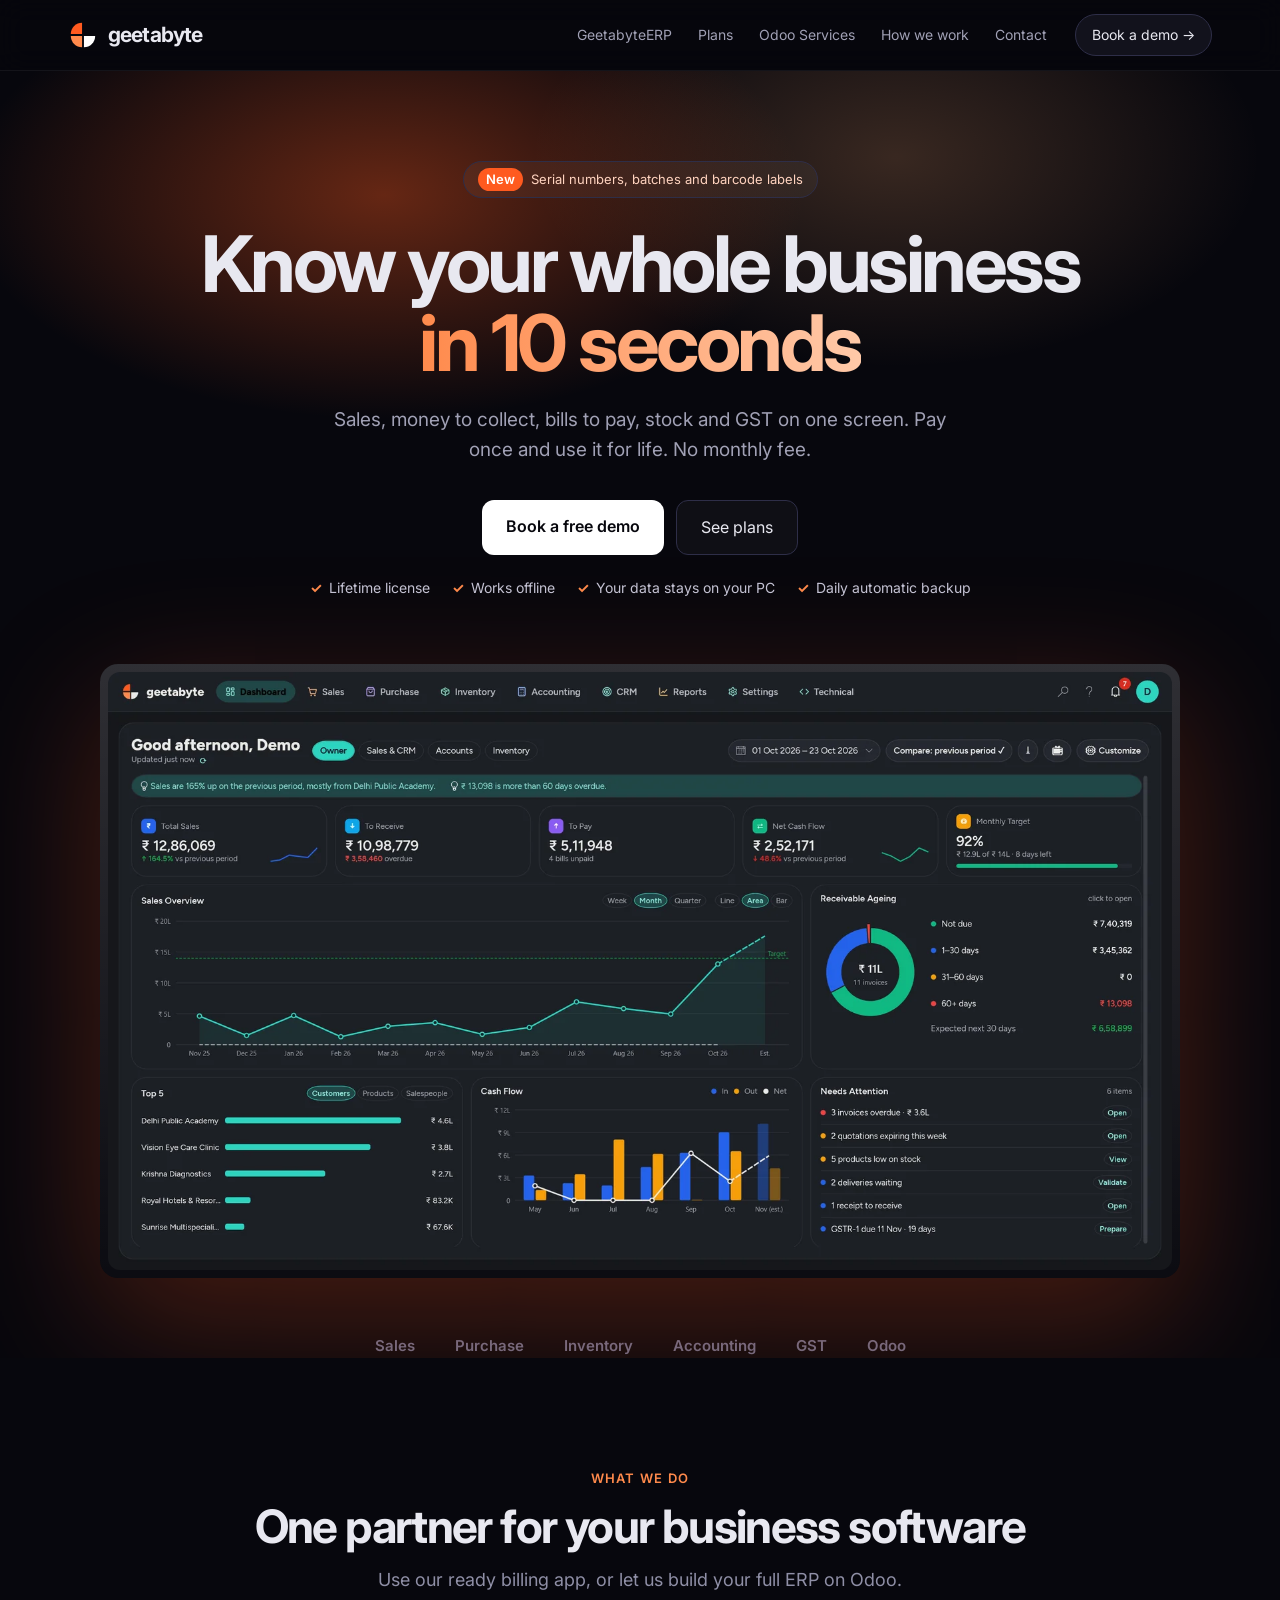
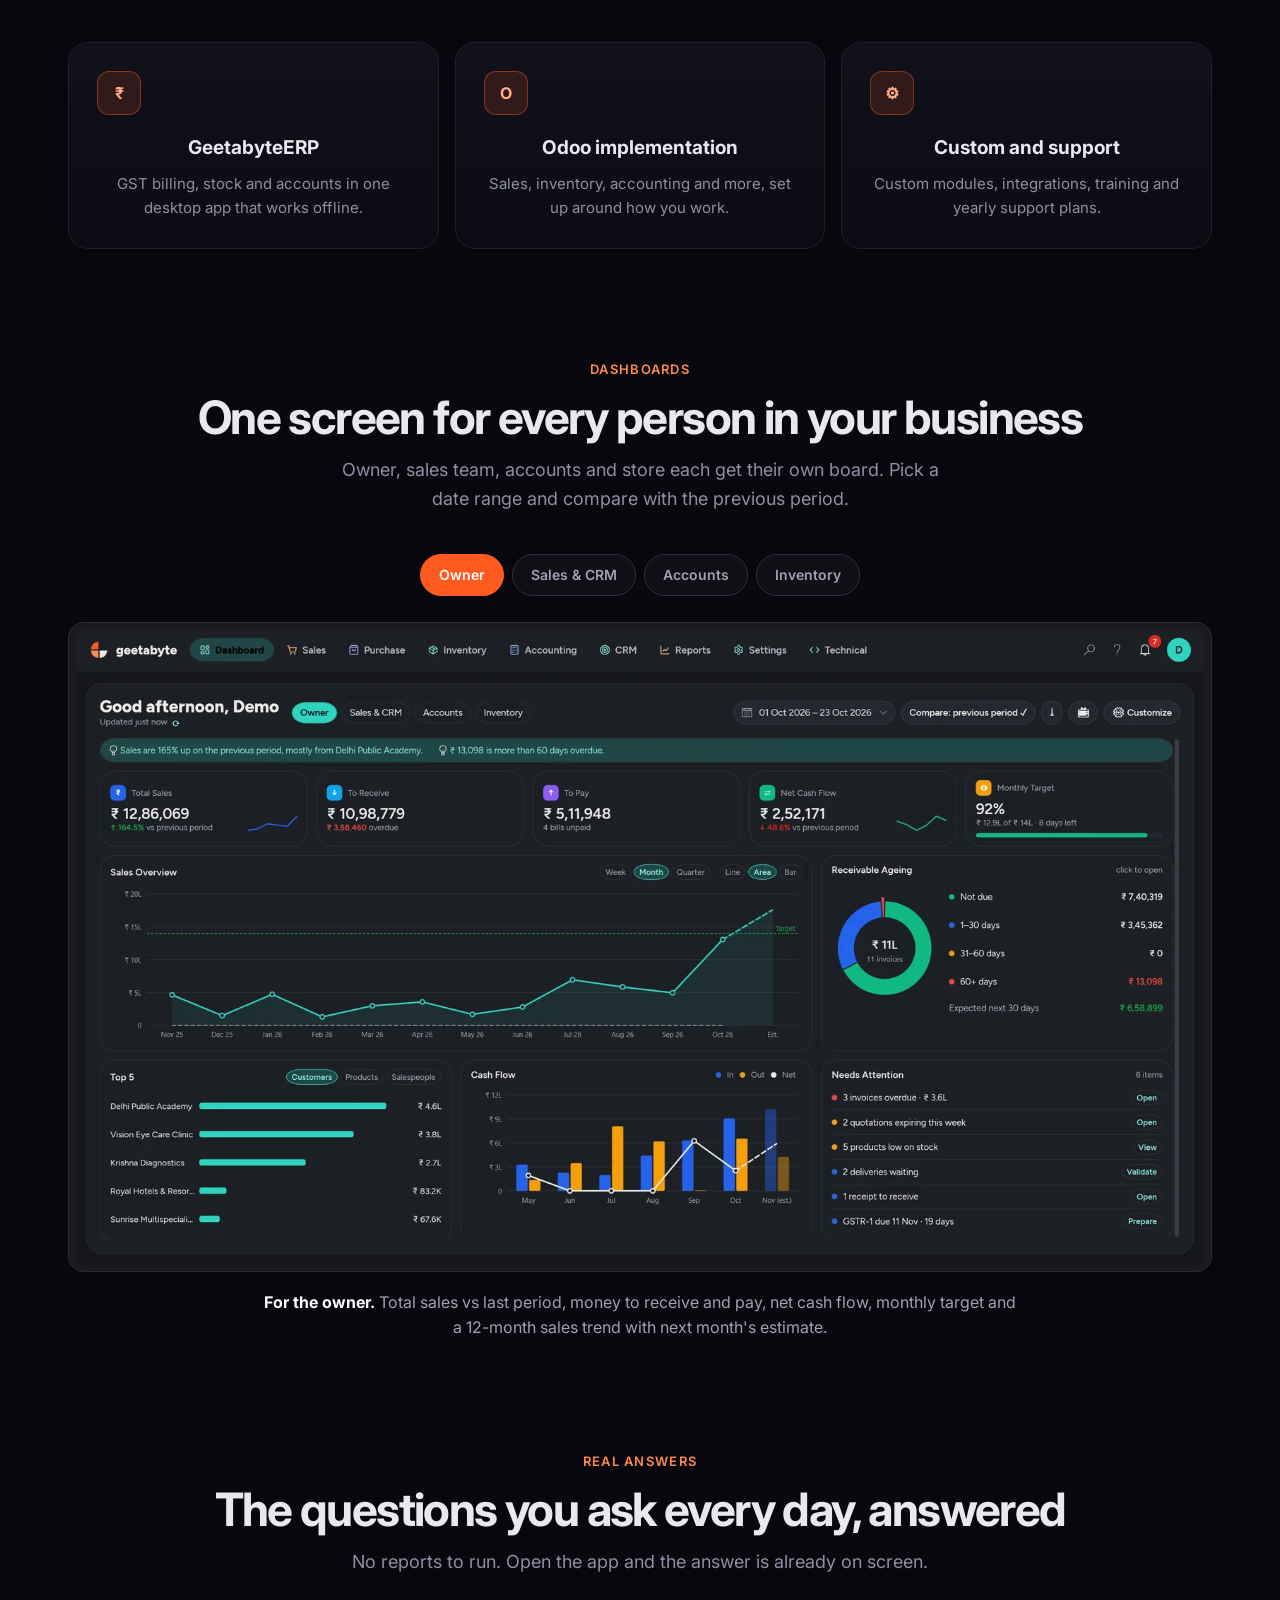
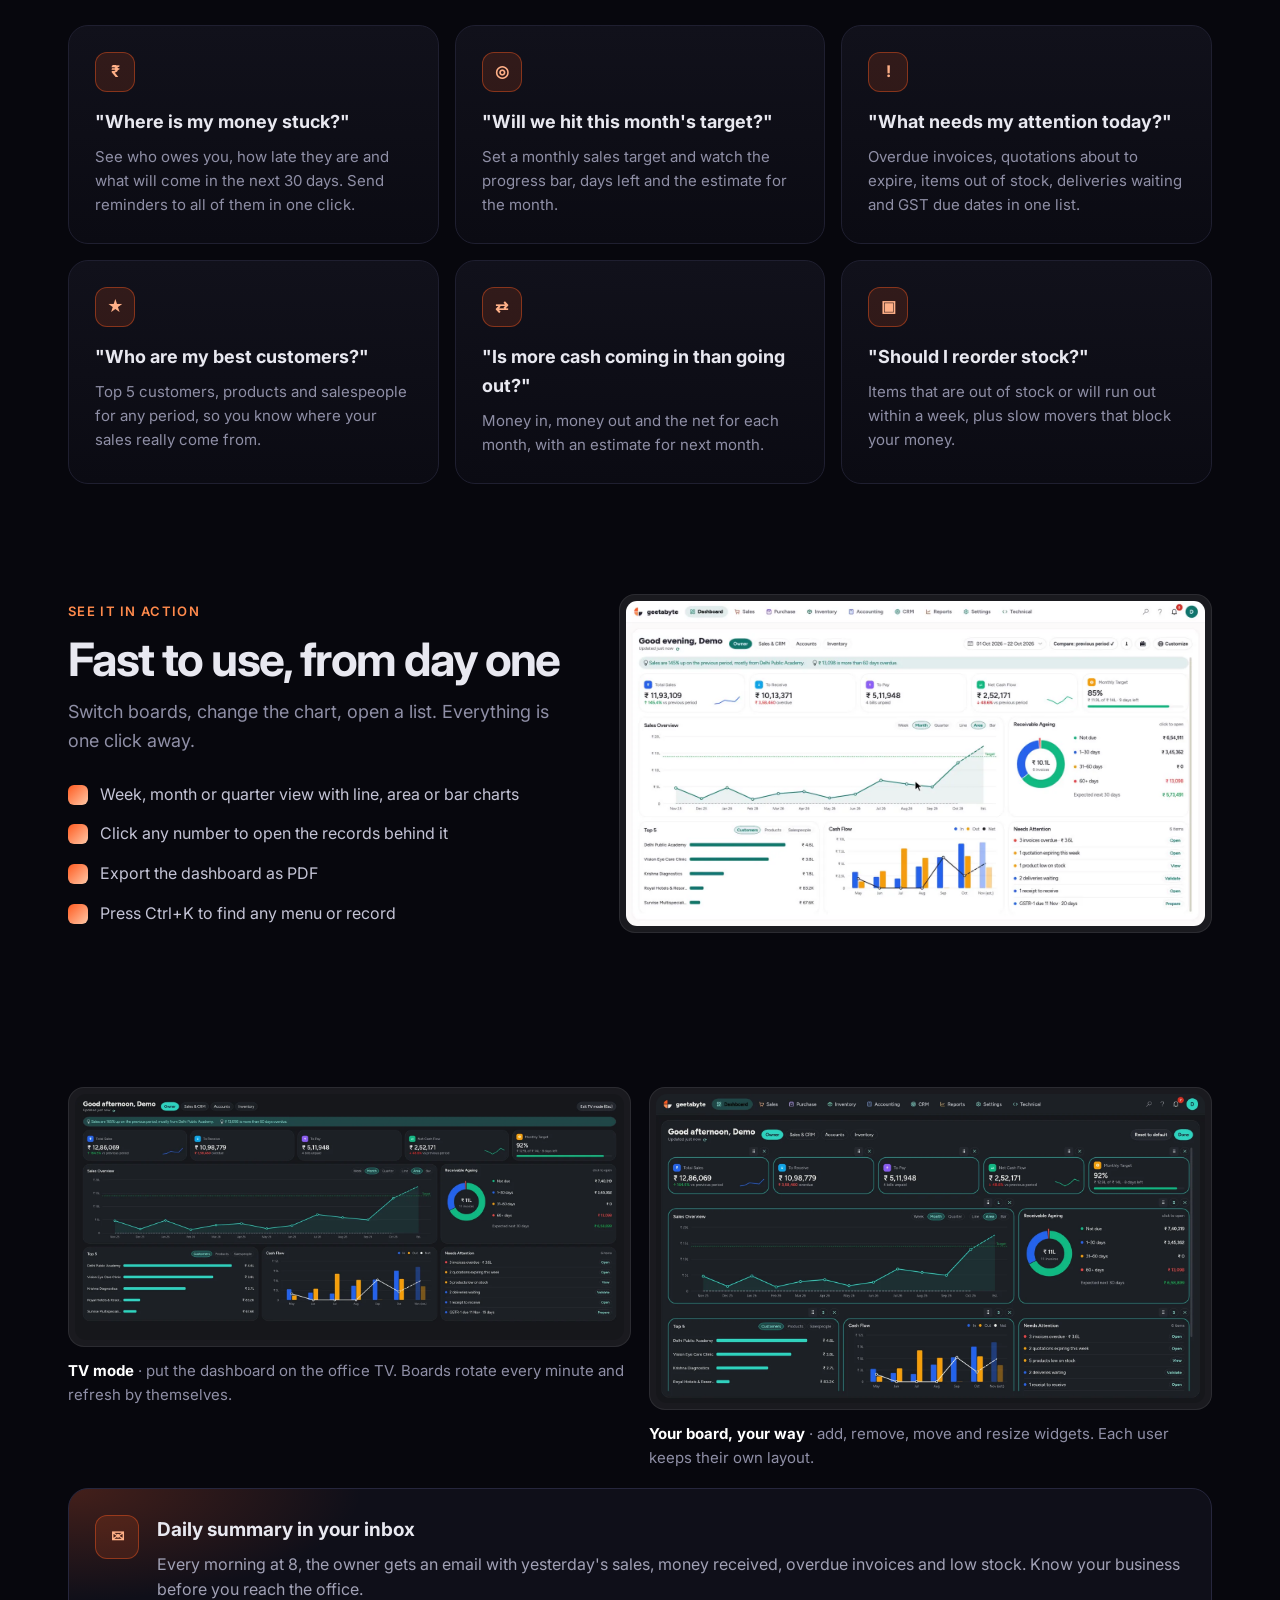
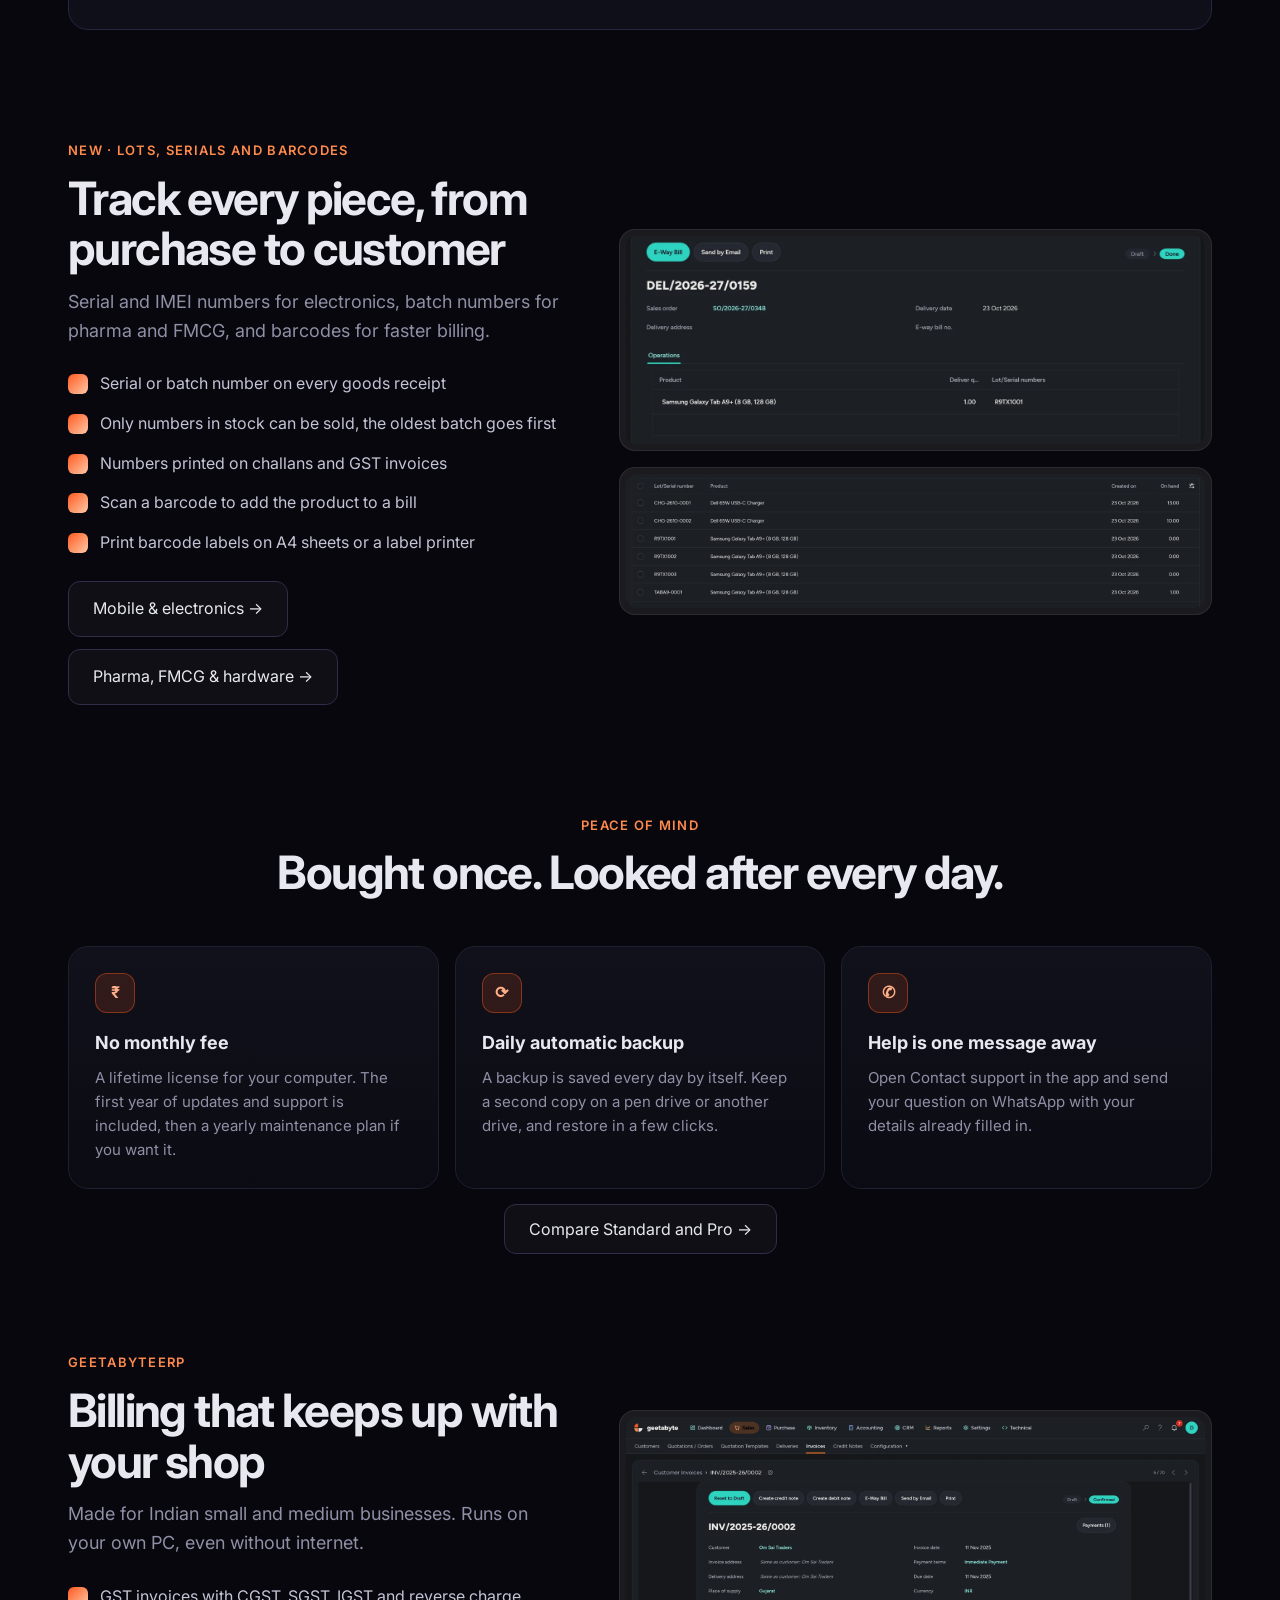
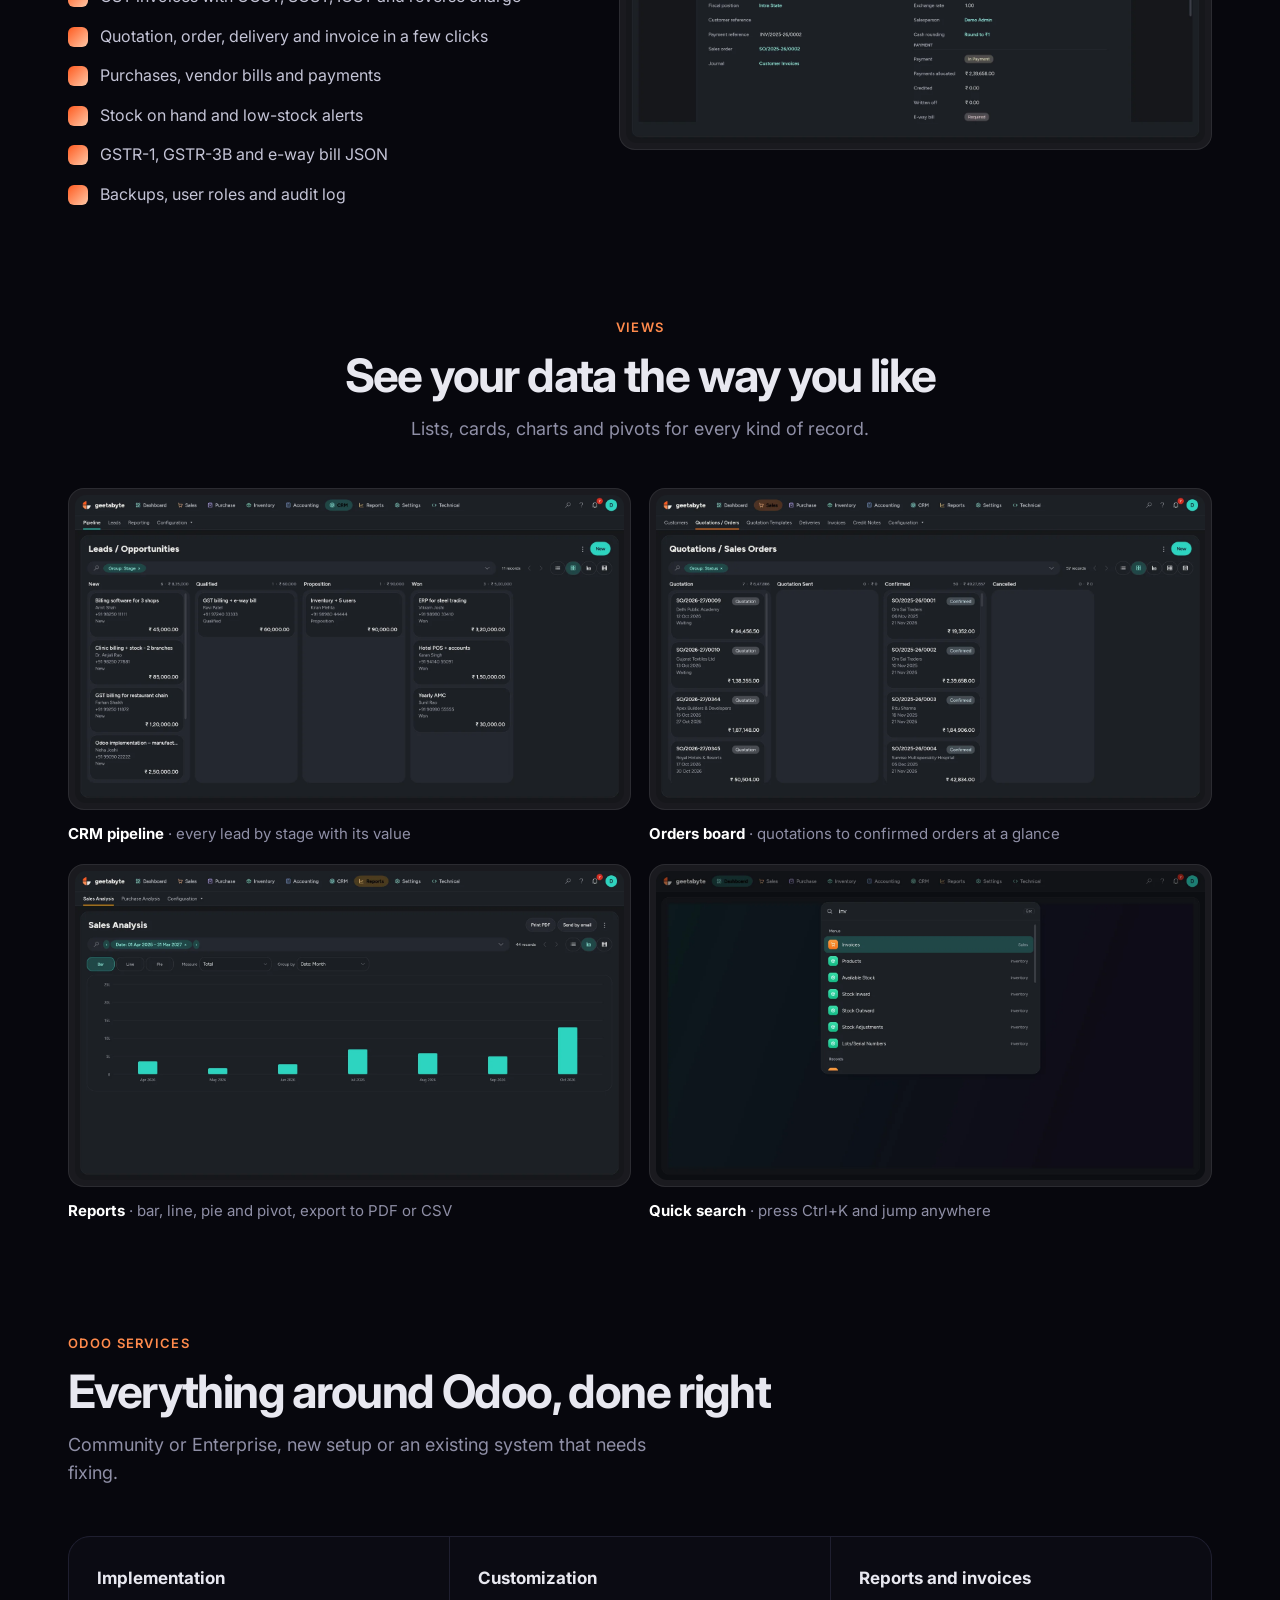
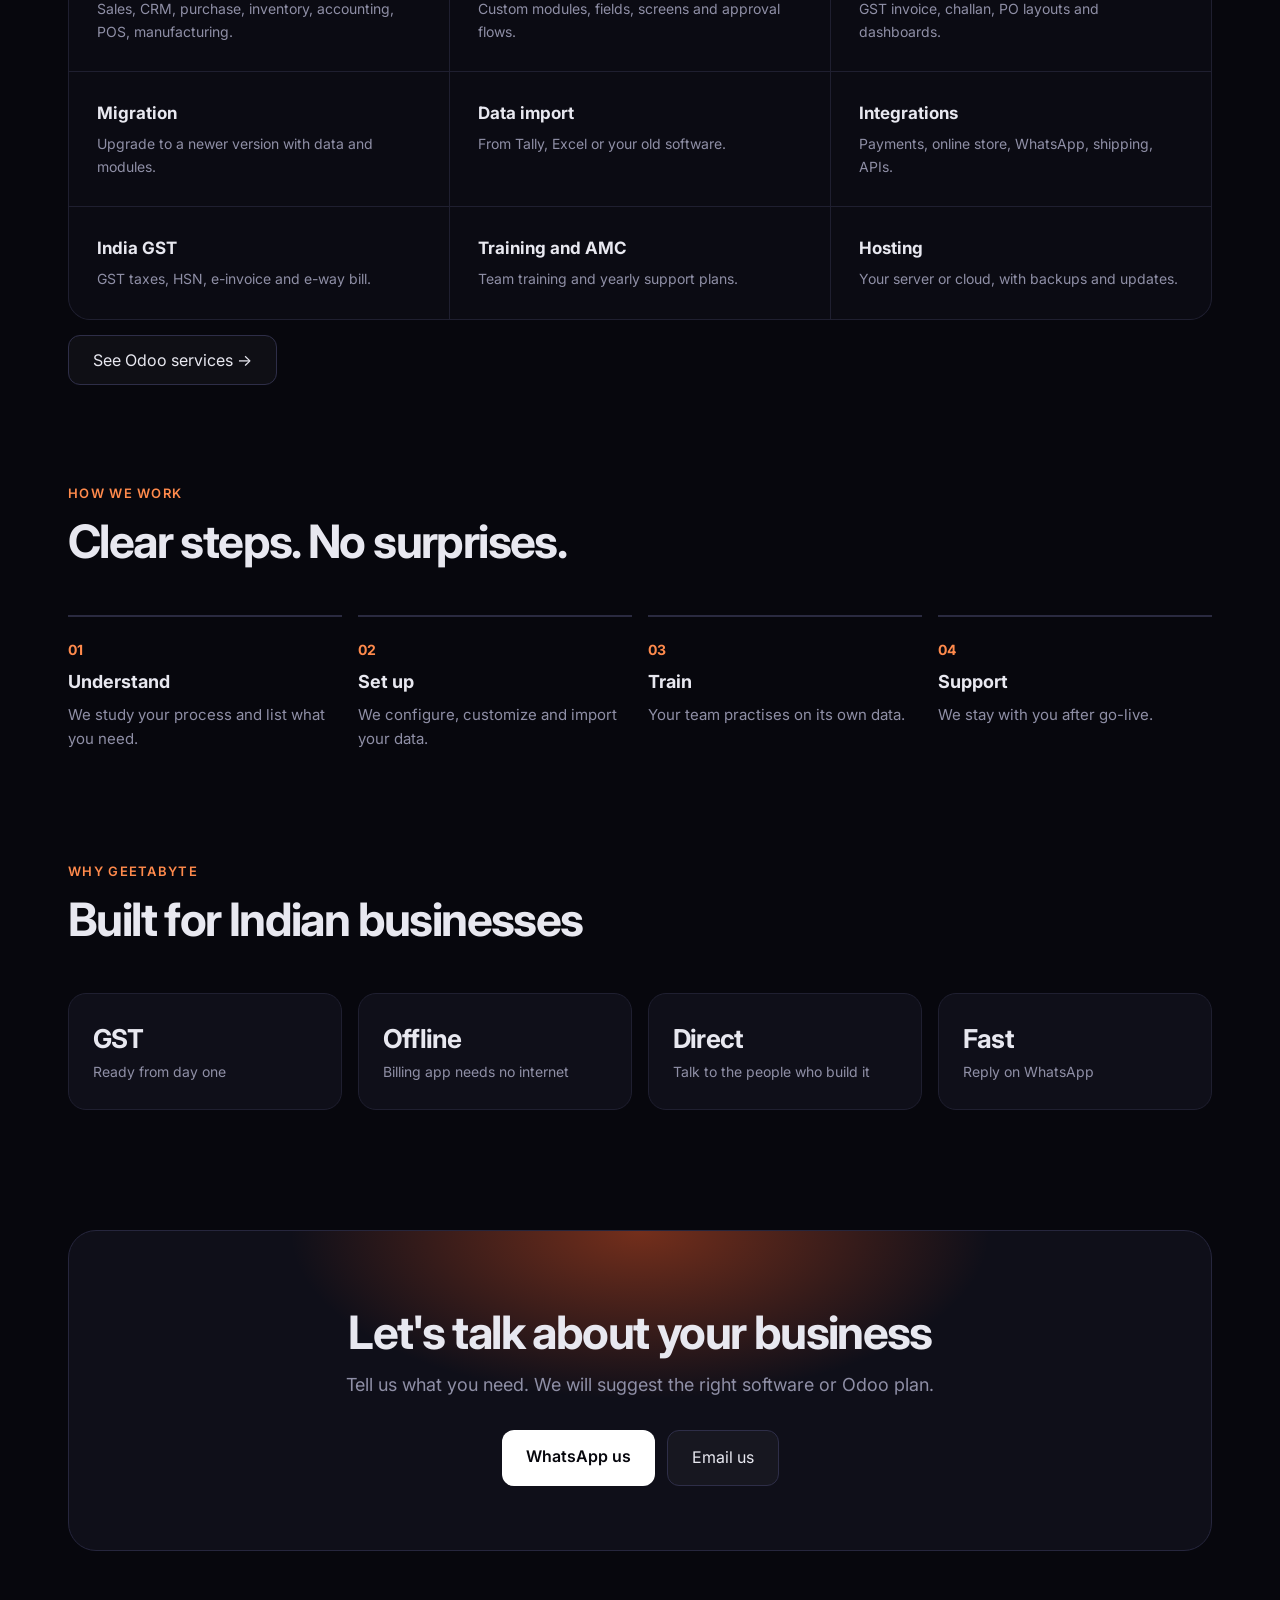
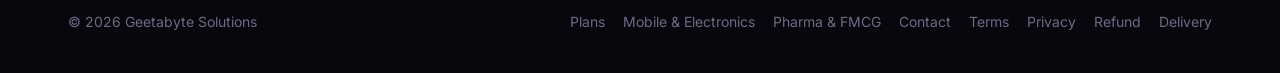
<file: index.html>
<!doctype html>
<html lang="en">
<head>
<meta charset="utf-8">
<meta name="viewport" content="width=device-width, initial-scale=1">
<title>Geetabyte Solutions – GST billing software and Odoo services</title>
<meta name="description" content="GeetabyteERP is offline Windows software for GST invoicing, purchases, inventory and e-way bills. We also implement, customize and support Odoo for Indian businesses.">
<link rel="icon" href="/favicon.svg" type="image/svg+xml"><link rel="apple-touch-icon" href="/apple-touch-icon.png">
<link rel="preconnect" href="https://fonts.googleapis.com">
<link rel="preconnect" href="https://fonts.gstatic.com" crossorigin>
<link href="https://fonts.googleapis.com/css2?family=Inter:wght@400;500;600;700;800&display=swap" rel="stylesheet">
<link rel="stylesheet" href="/styles.css?v=3">
</head>
<body>
<header><div class="w"><nav><a class="logo" href="/"><svg viewBox="0 0 64 64" aria-hidden="true"><path d="M30 30H6A24 24 0 0 1 30 6Z" fill="#FF5A1F"/><path d="M30 34V58A24 24 0 0 1 6 34Z" fill="#FF8A4C"/><path d="M34 34H58A24 24 0 0 1 34 58Z" fill="#fff"/></svg>geetabyte</a><div class="links"><a href="/#erp">GeetabyteERP</a><a href="/plans">Plans</a><a href="/odoo">Odoo Services</a><a href="/#how">How we work</a><a href="/contact">Contact</a></div><a class="pill" href="/contact">Book a demo →</a></nav></div></header>

<main>
<div class="hero"><div class="glow"></div><div class="w">
<span class="badge"><b>New</b> Serial numbers, batches and barcode labels</span>
<h1>Know your whole business <span class="grad">in 10 seconds</span></h1>
<p class="lead">Sales, money to collect, bills to pay, stock and GST on one screen. Pay once and use it for life. No monthly fee.</p>
<div class="cta"><a class="b1" href="#contact">Book a free demo</a><a class="b2" href="/plans">See plans</a></div>
<div class="ticks"><span>Lifetime license</span><span>Works offline</span><span>Your data stays on your PC</span><span>Daily automatic backup</span></div>
<div class="frame r"><video class="zoomv" src="/assets/video-dashboard.mp4" poster="/assets/dash-owner.webp" autoplay muted loop playsinline preload="metadata" width="1440" height="810" aria-label="GeetabyteERP dashboard switching between Owner, Sales, Accounts and Inventory boards"></video><span class="tapnote">Tap to watch full screen</span></div>
<div class="strip"><span>Sales</span><span>Purchase</span><span>Inventory</span><span>Accounting</span><span>GST</span><span>Odoo</span></div>
</div></div>

<section><div class="w center">
<div class="k">What we do</div><h2>One partner for your business software</h2><p class="sub">Use our ready billing app, or let us build your full ERP on Odoo.</p>
<div class="cards">
<div class="card r"><div class="ic">₹</div><h3>GeetabyteERP</h3><p>GST billing, stock and accounts in one desktop app that works offline.</p></div>
<div class="card r"><div class="ic">O</div><h3>Odoo implementation</h3><p>Sales, inventory, accounting and more, set up around how you work.</p></div>
<div class="card r"><div class="ic">⚙</div><h3>Custom and support</h3><p>Custom modules, integrations, training and yearly support plans.</p></div>
</div></div></section>

<section id="dashboards"><div class="w center">
<div class="k">Dashboards</div><h2>One screen for every person in your business</h2><p class="sub">Owner, sales team, accounts and store each get their own board. Pick a date range and compare with the previous period.</p>
<div class="tabs r" role="tablist">
<button class="on" data-tab="0" role="tab">Owner</button><button data-tab="1" role="tab">Sales &amp; CRM</button><button data-tab="2" role="tab">Accounts</button><button data-tab="3" role="tab">Inventory</button>
</div>
<div class="board r">
<div class="pane on"><div class="shot"><img src="/assets/dash-owner.webp" alt="Owner dashboard with total sales, receivables, payables, cash flow and monthly target" loading="lazy" width="1600" height="900"></div><p><b>For the owner.</b> Total sales vs last period, money to receive and pay, net cash flow, monthly target and a 12-month sales trend with next month's estimate.</p></div>
<div class="pane"><div class="shot"><img src="/assets/dash-sales.webp" alt="Sales and CRM dashboard with open quotations, pipeline, win rate and expiring quotations" loading="lazy" width="1600" height="900"></div><p><b>For the sales team.</b> Open quotations, orders waiting for invoice, CRM funnel, leads by source, win rate and quotations that expire this week.</p></div>
<div class="pane"><div class="shot"><img src="/assets/dash-accounts.webp" alt="Accounts dashboard with overdue invoices, income vs expense, payable ageing and GST this month" loading="lazy" width="1600" height="900"></div><p><b>For accounts.</b> Overdue invoices, income vs expense for 12 months, receivable and payable ageing, bills to pay and GST payable this month.</p></div>
<div class="pane"><div class="shot"><img src="/assets/dash-inventory.webp" alt="Inventory dashboard with stock value, low stock, pending deliveries and fast moving products" loading="lazy" width="1600" height="900"></div><p><b>For the store.</b> Stock value, items running out, deliveries and receipts waiting, stock in vs out, fast and slow moving products.</p></div>

</div></div></section>

<section><div class="w center">
<div class="k">Real answers</div><h2>The questions you ask every day, answered</h2><p class="sub">No reports to run. Open the app and the answer is already on screen.</p>
<div class="hooks">
<div class="hook r"><span>₹</span><h3>"Where is my money stuck?"</h3><p>See who owes you, how late they are and what will come in the next 30 days. Send reminders to all of them in one click.</p></div>
<div class="hook r"><span>◎</span><h3>"Will we hit this month's target?"</h3><p>Set a monthly sales target and watch the progress bar, days left and the estimate for the month.</p></div>
<div class="hook r"><span>!</span><h3>"What needs my attention today?"</h3><p>Overdue invoices, quotations about to expire, items out of stock, deliveries waiting and GST due dates in one list.</p></div>
<div class="hook r"><span>★</span><h3>"Who are my best customers?"</h3><p>Top 5 customers, products and salespeople for any period, so you know where your sales really come from.</p></div>
<div class="hook r"><span>⇄</span><h3>"Is more cash coming in than going out?"</h3><p>Money in, money out and the net for each month, with an estimate for next month.</p></div>
<div class="hook r"><span>▣</span><h3>"Should I reorder stock?"</h3><p>Items that are out of stock or will run out within a week, plus slow movers that block your money.</p></div>
</div></div></section>

<section><div class="w">
<div class="split r">
<div><div class="k">See it in action</div><h2>Fast to use, from day one</h2><p class="sub">Switch boards, change the chart, open a list. Everything is one click away.</p>
<ul class="list"><li>Week, month or quarter view with line, area or bar charts</li><li>Click any number to open the records behind it</li><li>Export the dashboard as PDF</li><li>Press Ctrl+K to find any menu or record</li></ul></div>
<div class="shot"><video class="lazyv zoomv" data-src="/assets/video-views.mp4" poster="/assets/video-views.webp" muted loop playsinline preload="none" width="1440" height="810" aria-label="Moving between sales orders, CRM pipeline and reports in GeetabyteERP"></video><span class="tapnote">Tap to watch full screen</span></div>
</div></div></section>

<section><div class="w">
<div class="duo">
<figure class="r"><div class="shot"><img src="/assets/tv.webp" alt="Dashboard in full-screen TV mode" loading="lazy" width="1600" height="717"></div><figcaption><b>TV mode</b> · put the dashboard on the office TV. Boards rotate every minute and refresh by themselves.</figcaption></figure>
<figure class="r"><div class="shot"><img src="/assets/dash-customize.webp" alt="Customizing the dashboard by adding, removing and resizing widgets" loading="lazy" width="1600" height="900"></div><figcaption><b>Your board, your way</b> · add, remove, move and resize widgets. Each user keeps their own layout.</figcaption></figure>
</div>
<div class="mail r"><div class="ic">✉</div><div><h3>Daily summary in your inbox</h3><p>Every morning at 8, the owner gets an email with yesterday's sales, money received, overdue invoices and low stock. Know your business before you reach the office.</p></div></div>
</div></section>

<section id="tracking"><div class="w split">
<div class="r"><div class="k">New · Lots, serials and barcodes</div><h2>Track every piece, from purchase to customer</h2><p class="sub">Serial and IMEI numbers for electronics, batch numbers for pharma and FMCG, and barcodes for faster billing.</p>
<ul class="list"><li>Serial or batch number on every goods receipt</li><li>Only numbers in stock can be sold, the oldest batch goes first</li><li>Numbers printed on challans and GST invoices</li><li>Scan a barcode to add the product to a bill</li><li>Print barcode labels on A4 sheets or a label printer</li></ul>
<div class="cta left"><a class="b2" href="/mobile-electronics">Mobile &amp; electronics →</a><a class="b2" href="/pharma-fmcg">Pharma, FMCG &amp; hardware →</a></div></div>
<div class="stack r"><div class="shot"><img src="/assets/serial-delivery.webp" alt="Delivery with the serial number of each piece" loading="lazy" width="1400" height="505"></div><div class="shot"><img src="/assets/lots-list.webp" alt="Lot and serial numbers with quantity on hand" loading="lazy" width="1600" height="369"></div></div>
</div></section>

<section><div class="w center">
<div class="k">Peace of mind</div><h2>Bought once. Looked after every day.</h2>
<div class="hooks">
<div class="hook r"><span>₹</span><h3>No monthly fee</h3><p>A lifetime license for your computer. The first year of updates and support is included, then a yearly maintenance plan if you want it.</p></div>
<div class="hook r"><span>⟳</span><h3>Daily automatic backup</h3><p>A backup is saved every day by itself. Keep a second copy on a pen drive or another drive, and restore in a few clicks.</p></div>
<div class="hook r"><span>✆</span><h3>Help is one message away</h3><p>Open Contact support in the app and send your question on WhatsApp with your details already filled in.</p></div>
</div>
<div class="more"><a class="b2" href="/plans">Compare Standard and Pro →</a></div>
</div></section>

<section id="erp"><div class="w split">
<div class="r"><div class="k">GeetabyteERP</div><h2>Billing that keeps up with your shop</h2><p class="sub">Made for Indian small and medium businesses. Runs on your own PC, even without internet.</p>
<ul class="list"><li>GST invoices with CGST, SGST, IGST and reverse charge</li><li>Quotation, order, delivery and invoice in a few clicks</li><li>Purchases, vendor bills and payments</li><li>Stock on hand and low-stock alerts</li><li>GSTR-1, GSTR-3B and e-way bill JSON</li><li>Backups, user roles and audit log</li></ul></div>
<div class="shot r"><img src="/assets/invoice-form.webp" alt="GeetabyteERP GST invoice form" loading="lazy" width="1600" height="900"></div>
</div></section>

<section><div class="w center">
<div class="k">Views</div><h2>See your data the way you like</h2><p class="sub">Lists, cards, charts and pivots for every kind of record.</p>
<div class="gallery">
<figure class="r"><div class="shot"><img src="/assets/crm-pipeline.webp" alt="CRM pipeline in kanban view grouped by stage" loading="lazy" width="1600" height="900"></div><figcaption><b>CRM pipeline</b> · every lead by stage with its value</figcaption></figure>
<figure class="r"><div class="shot"><img src="/assets/orders-kanban.webp" alt="Quotations and sales orders in kanban view" loading="lazy" width="1600" height="900"></div><figcaption><b>Orders board</b> · quotations to confirmed orders at a glance</figcaption></figure>
<figure class="r"><div class="shot"><img src="/assets/report-graph.webp" alt="Sales analysis report as a bar chart" loading="lazy" width="1600" height="900"></div><figcaption><b>Reports</b> · bar, line, pie and pivot, export to PDF or CSV</figcaption></figure>
<figure class="r"><div class="shot"><img src="/assets/quicksearch.webp" alt="Ctrl+K quick search for menus and records" loading="lazy" width="1600" height="900"></div><figcaption><b>Quick search</b> · press Ctrl+K and jump anywhere</figcaption></figure>
</div></div></section>

<section id="odoo"><div class="w">
<div class="k">Odoo services</div><h2>Everything around Odoo, done right</h2><p class="sub">Community or Enterprise, new setup or an existing system that needs fixing.</p>
<div class="odoo r">
<div><h3>Implementation</h3><p>Sales, CRM, purchase, inventory, accounting, POS, manufacturing.</p></div>
<div><h3>Customization</h3><p>Custom modules, fields, screens and approval flows.</p></div>
<div><h3>Reports and invoices</h3><p>GST invoice, challan, PO layouts and dashboards.</p></div>
<div><h3>Migration</h3><p>Upgrade to a newer version with data and modules.</p></div>
<div><h3>Data import</h3><p>From Tally, Excel or your old software.</p></div>
<div><h3>Integrations</h3><p>Payments, online store, WhatsApp, shipping, APIs.</p></div>
<div><h3>India GST</h3><p>GST taxes, HSN, e-invoice and e-way bill.</p></div>
<div><h3>Training and AMC</h3><p>Team training and yearly support plans.</p></div>
<div><h3>Hosting</h3><p>Your server or cloud, with backups and updates.</p></div>
</div>
<div class="more"><a class="b2" href="/odoo">See Odoo services →</a></div>
</div></section>

<section id="how"><div class="w">
<div class="k">How we work</div><h2>Clear steps. No surprises.</h2>
<div class="steps">
<div class="r"><span>01</span><h3>Understand</h3><p>We study your process and list what you need.</p></div>
<div class="r"><span>02</span><h3>Set up</h3><p>We configure, customize and import your data.</p></div>
<div class="r"><span>03</span><h3>Train</h3><p>Your team practises on its own data.</p></div>
<div class="r"><span>04</span><h3>Support</h3><p>We stay with you after go-live.</p></div>
</div></div></section>

<section><div class="w">
<div class="k">Why Geetabyte</div><h2>Built for Indian businesses</h2>
<div class="why">
<div class="r"><b>GST</b><span>Ready from day one</span></div>
<div class="r"><b>Offline</b><span>Billing app needs no internet</span></div>
<div class="r"><b>Direct</b><span>Talk to the people who build it</span></div>
<div class="r"><b>Fast</b><span>Reply on WhatsApp</span></div>
</div></div></section>
</main>

<div class="w" id="contact"><div class="final r">
<h2>Let's talk about your business</h2><p class="sub">Tell us what you need. We will suggest the right software or Odoo plan.</p>
<div class="cta"><a class="b1" href="https://wa.me/919428587051?text=Hi%2C%20I%20am%20interested%20in%20GeetabyteERP.%20Please%20share%20the%20details." target="_blank" rel="noopener">WhatsApp us</a><a class="b2" href="mailto:info@geetabytesolutions.com?subject=GeetabyteERP%20enquiry">Email us</a></div>
</div>
<footer><span>© 2026 Geetabyte Solutions</span><span><a href="/plans">Plans</a><a href="/mobile-electronics">Mobile &amp; Electronics</a><a href="/pharma-fmcg">Pharma &amp; FMCG</a><a href="/contact">Contact</a><a href="/terms">Terms</a><a href="/privacy">Privacy</a><a href="/refund">Refund</a><a href="/delivery">Delivery</a></span></footer></div>
<script>
const io=new IntersectionObserver(e=>e.forEach(x=>{if(x.isIntersecting){x.target.classList.add('in');io.unobserve(x.target)}}),{threshold:.12});
document.querySelectorAll('.r').forEach(el=>io.observe(el));
const tabs=[...document.querySelectorAll('.tabs button')],panes=[...document.querySelectorAll('.pane')];let cur=0,auto=true;
function show(i){cur=i;tabs.forEach((t,j)=>t.classList.toggle('on',j==i));panes.forEach((p,j)=>p.classList.toggle('on',j==i))}
tabs.forEach((t,i)=>t.addEventListener('click',()=>{auto=false;show(i)}));
setInterval(()=>{if(auto&&!document.hidden)show((cur+1)%tabs.length)},5000);
const vo=new IntersectionObserver(e=>e.forEach(x=>{const v=x.target;if(x.isIntersecting){if(!v.src)v.src=v.dataset.src;v.play().catch(()=>{})}else v.pause()}),{threshold:.3});
document.querySelectorAll('.lazyv').forEach(v=>vo.observe(v));
document.querySelectorAll('.zoomv').forEach(v=>v.addEventListener('click',()=>{if(!v.src)v.src=v.dataset.src;v.play().catch(()=>{});if(v.requestFullscreen)v.requestFullscreen().catch(()=>{});else if(v.webkitEnterFullscreen)v.webkitEnterFullscreen()}));
</script>
</body>
</html>
</file>
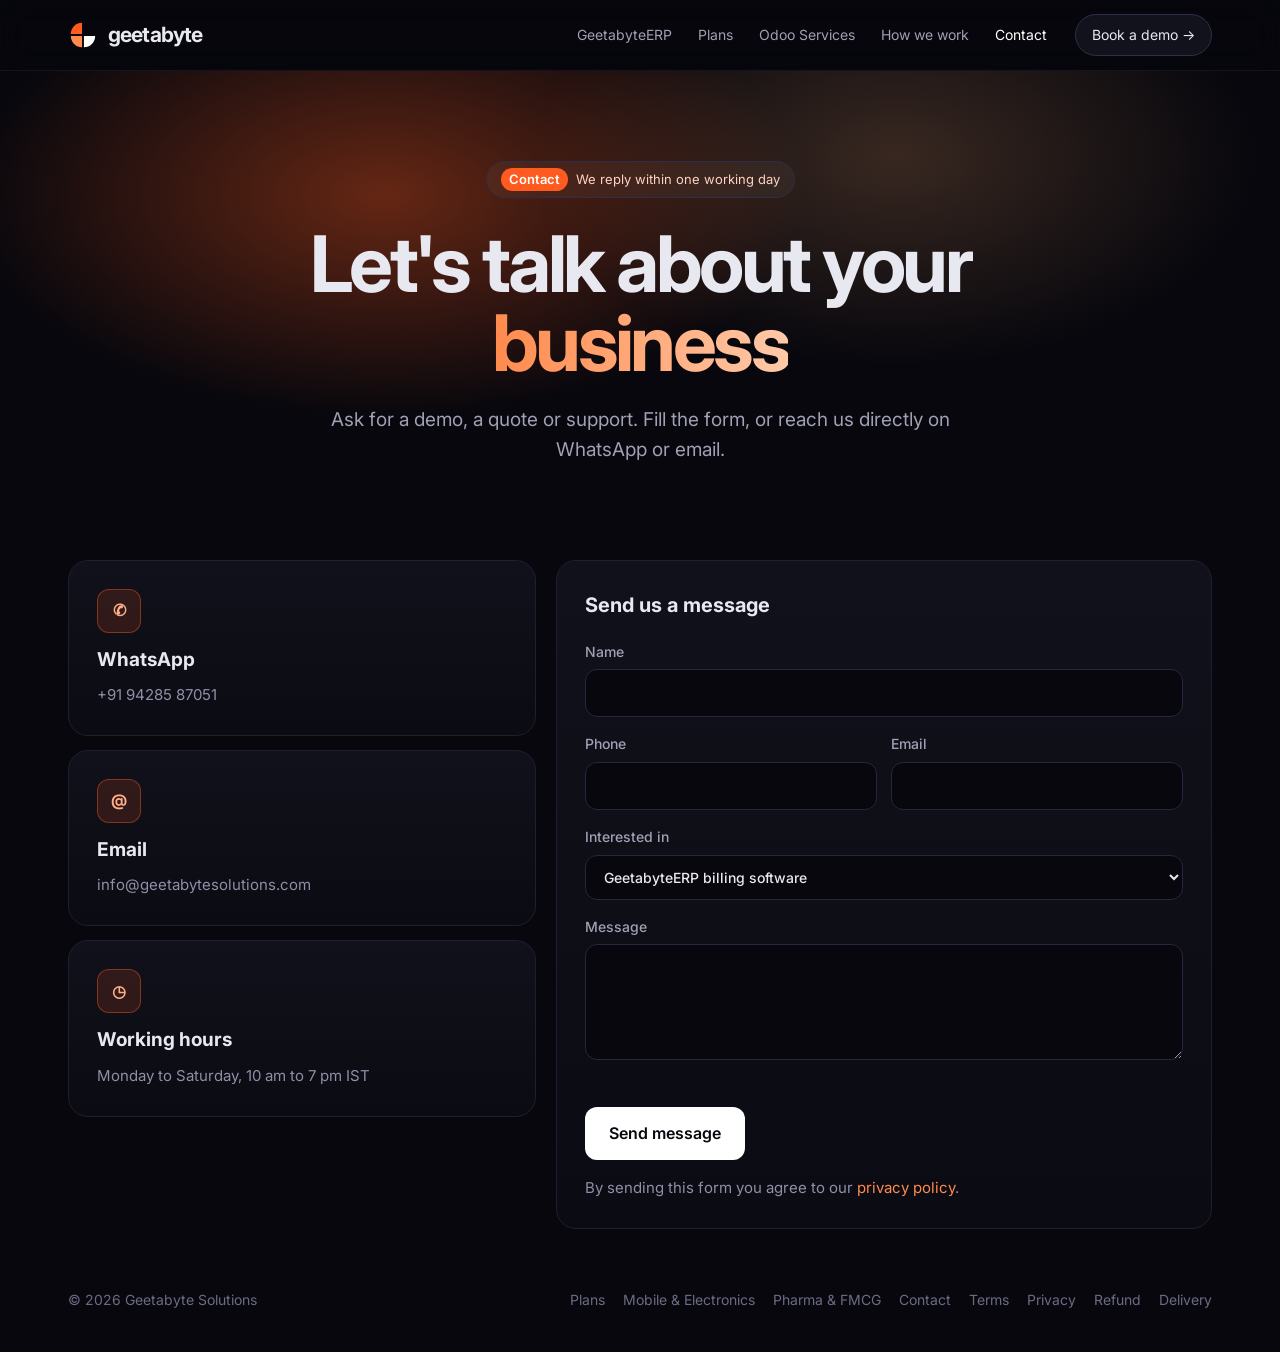
<file: contact.html>
<!doctype html>
<html lang="en">
<head>
<meta charset="utf-8">
<meta name="viewport" content="width=device-width, initial-scale=1">
<title>Contact – Geetabyte Solutions</title>
<meta name="description" content="Contact Geetabyte Solutions for GeetabyteERP billing software, Odoo implementation, demos, quotes and support.">
<link rel="icon" href="/favicon.svg" type="image/svg+xml"><link rel="apple-touch-icon" href="/apple-touch-icon.png">
<link rel="preconnect" href="https://fonts.googleapis.com">
<link rel="preconnect" href="https://fonts.gstatic.com" crossorigin>
<link href="https://fonts.googleapis.com/css2?family=Inter:wght@400;500;600;700;800&display=swap" rel="stylesheet">
<link rel="stylesheet" href="/styles.css?v=3">
</head>
<body>
<header><div class="w"><nav><a class="logo" href="/"><svg viewBox="0 0 64 64" aria-hidden="true"><path d="M30 30H6A24 24 0 0 1 30 6Z" fill="#FF5A1F"/><path d="M30 34V58A24 24 0 0 1 6 34Z" fill="#FF8A4C"/><path d="M34 34H58A24 24 0 0 1 34 58Z" fill="#fff"/></svg>geetabyte</a><div class="links"><a href="/#erp">GeetabyteERP</a><a href="/plans">Plans</a><a href="/odoo">Odoo Services</a><a href="/#how">How we work</a><a href="/contact" aria-current="page">Contact</a></div><a class="pill" href="/contact">Book a demo →</a></nav></div></header>

<main>
<div class="hero"><div class="glow"></div><div class="w">
<span class="badge"><b>Contact</b> We reply within one working day</span>
<h1>Let's talk about your <span class="grad">business</span></h1>
<p class="lead">Ask for a demo, a quote or support. Fill the form, or reach us directly on WhatsApp or email.</p>
</div></div>

<section style="padding-top:60px"><div class="w contact">
<div class="ways">
<a class="card" href="https://wa.me/919428587051?text=Hi%2C%20I%20would%20like%20to%20know%20more%20about%20Geetabyte." target="_blank" rel="noopener"><div class="ic">✆</div><h3>WhatsApp</h3><p>+91 94285 87051</p></a>
<a class="card" href="mailto:info@geetabytesolutions.com"><div class="ic">@</div><h3>Email</h3><p>info@geetabytesolutions.com</p></a>
<div class="card"><div class="ic">◷</div><h3>Working hours</h3><p>Monday to Saturday, 10 am to 7 pm IST</p></div>
</div>

<form class="form card" id="lead" novalidate>
<h3>Send us a message</h3>
<label>Name<input name="name" autocomplete="name" required></label>
<div class="two"><label>Phone<input name="phone" type="tel" autocomplete="tel" required></label><label>Email<input name="email" type="email" autocomplete="email"></label></div>
<label>Interested in<select name="interest"><option>GeetabyteERP billing software</option><option>Odoo implementation</option><option>Odoo customization or support</option><option>Other</option></select></label>
<label>Message<textarea name="message" rows="4"></textarea></label>
<input name="website" class="hp" tabindex="-1" autocomplete="off" aria-hidden="true">
<p class="err" id="err" role="alert"></p>
<button class="b1" type="submit">Send message</button>
<p class="fine">By sending this form you agree to our <a href="/privacy">privacy policy</a>.</p>
</form>
<div class="card thanks" id="thanks" hidden><div class="ic">✓</div><h3>Thank you</h3><p>We have received your message and will contact you soon.</p></div>
</div></section>
</main>

<div class="w"><footer><span>© 2026 Geetabyte Solutions</span><span><a href="/plans">Plans</a><a href="/mobile-electronics">Mobile &amp; Electronics</a><a href="/pharma-fmcg">Pharma &amp; FMCG</a><a href="/contact">Contact</a><a href="/terms">Terms</a><a href="/privacy">Privacy</a><a href="/refund">Refund</a><a href="/delivery">Delivery</a></span></footer></div>
<script>
const SCRIPT_URL = "https://script.google.com/macros/s/AKfycbwpRnMtDsbi-RPusUWkeEgCZ5VX1MhVQom_1JKfIplwSxquzkUZ8LxZ96xThrrivuxy/exec";
const form = document.getElementById("lead"), err = document.getElementById("err");
form.addEventListener("input", () => err.textContent = "");
form.addEventListener("submit", async e => {
  e.preventDefault();
  const d = Object.fromEntries(new FormData(form));
  if (d.website) return;
  if (!d.name.trim()) { err.textContent = "Enter your name"; return; }
  if (!/^[+\d][\d\s-]{8,}$/.test(d.phone.trim())) { err.textContent = "Enter a valid phone number"; return; }
  if (d.email && !/^\S+@\S+\.\S+$/.test(d.email)) { err.textContent = "Enter a valid email or leave it empty"; return; }
  d.page = location.pathname;
  const button = form.querySelector("button"); button.disabled = true; button.textContent = "Sending…";
  if (SCRIPT_URL) {
    try { await fetch(SCRIPT_URL, { method: "POST", mode: "no-cors", body: new URLSearchParams(d) }); }
    catch { button.disabled = false; button.textContent = "Send message"; err.textContent = "Could not send. Check your internet or message us on WhatsApp."; return; }
  } else {
    const text = `Hi, I am ${d.name} (${d.phone}${d.email ? ", " + d.email : ""}). Interested in: ${d.interest}. ${d.message}`;
    window.open("https://wa.me/919428587051?text=" + encodeURIComponent(text), "_blank");
  }
  form.hidden = true; document.getElementById("thanks").hidden = false;
});
</script>
</body>
</html>
</file>
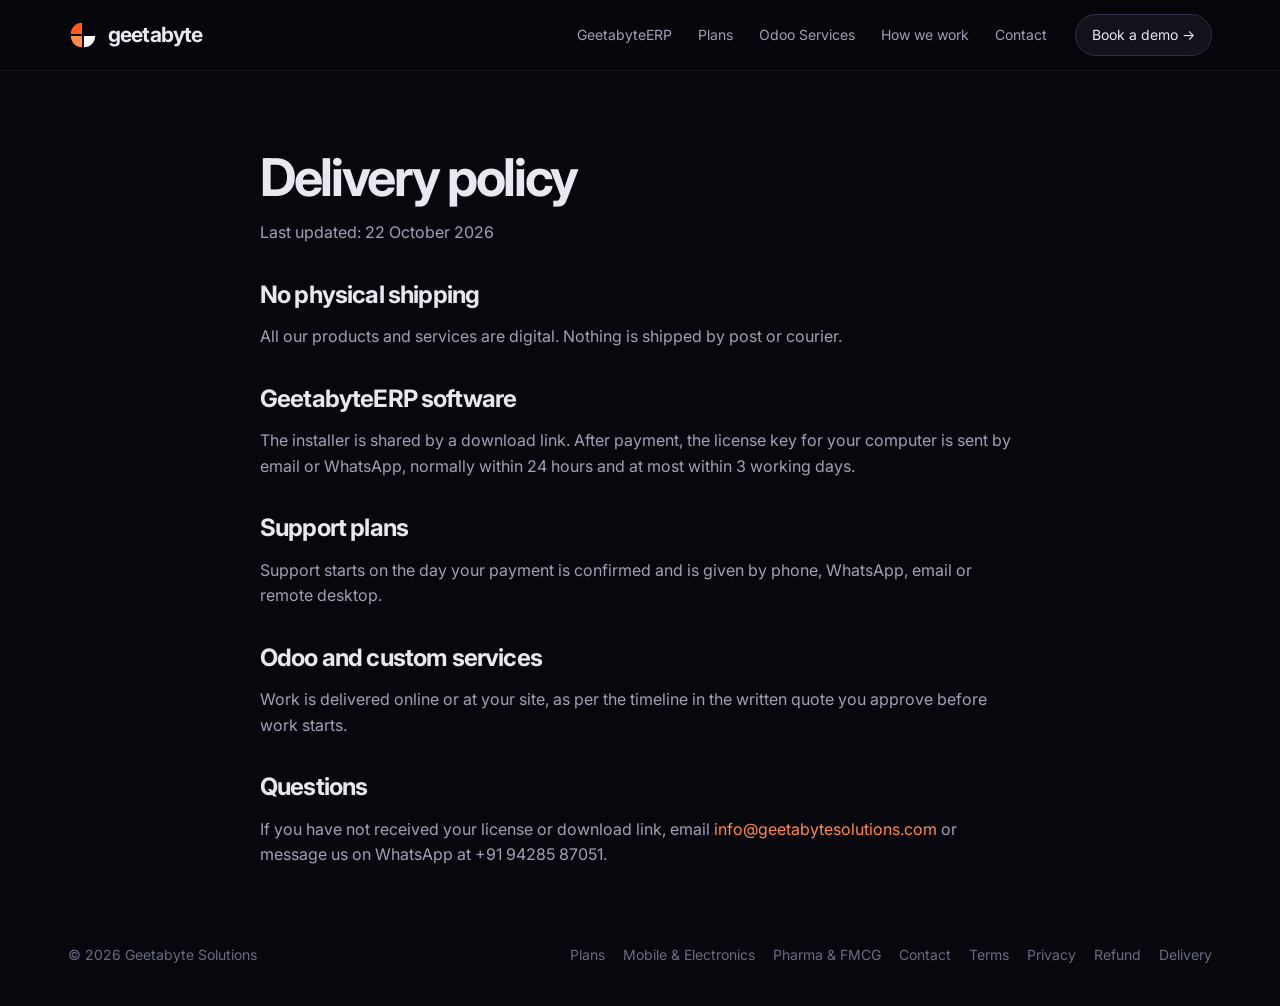
<file: delivery.html>
<!doctype html>
<html lang="en">
<head>
<meta charset="utf-8">
<meta name="viewport" content="width=device-width, initial-scale=1">
<title>Delivery policy – Geetabyte Solutions</title>
<link rel="icon" href="/favicon.svg" type="image/svg+xml"><link rel="apple-touch-icon" href="/apple-touch-icon.png">
<link href="https://fonts.googleapis.com/css2?family=Inter:wght@400;500;600;700;800&display=swap" rel="stylesheet">
<link rel="stylesheet" href="/styles.css?v=3">
</head>
<body>
<header><div class="w"><nav><a class="logo" href="/"><svg viewBox="0 0 64 64" aria-hidden="true"><path d="M30 30H6A24 24 0 0 1 30 6Z" fill="#FF5A1F"/><path d="M30 34V58A24 24 0 0 1 6 34Z" fill="#FF8A4C"/><path d="M34 34H58A24 24 0 0 1 34 58Z" fill="#fff"/></svg>geetabyte</a><div class="links"><a href="/#erp">GeetabyteERP</a><a href="/plans">Plans</a><a href="/odoo">Odoo Services</a><a href="/#how">How we work</a><a href="/contact">Contact</a></div><a class="pill" href="/contact">Book a demo →</a></nav></div></header>
<main>
<div class="w"><div class="prose">
<h1>Delivery policy</h1>
<p>Last updated: 22 October 2026</p>
<h2>No physical shipping</h2>
<p>All our products and services are digital. Nothing is shipped by post or courier.</p>
<h2>GeetabyteERP software</h2>
<p>The installer is shared by a download link. After payment, the license key for your computer is sent by email or WhatsApp, normally within 24 hours and at most within 3 working days.</p>
<h2>Support plans</h2>
<p>Support starts on the day your payment is confirmed and is given by phone, WhatsApp, email or remote desktop.</p>
<h2>Odoo and custom services</h2>
<p>Work is delivered online or at your site, as per the timeline in the written quote you approve before work starts.</p>
<h2>Questions</h2>
<p>If you have not received your license or download link, email <a href="mailto:info@geetabytesolutions.com">info@geetabytesolutions.com</a> or message us on WhatsApp at +91 94285 87051.</p>
</div></div>
</main>
<div class="w"><footer><span>© 2026 Geetabyte Solutions</span><span><a href="/plans">Plans</a><a href="/mobile-electronics">Mobile &amp; Electronics</a><a href="/pharma-fmcg">Pharma &amp; FMCG</a><a href="/contact">Contact</a><a href="/terms">Terms</a><a href="/privacy">Privacy</a><a href="/refund">Refund</a><a href="/delivery">Delivery</a></span></footer></div>
</body>
</html>
</file>
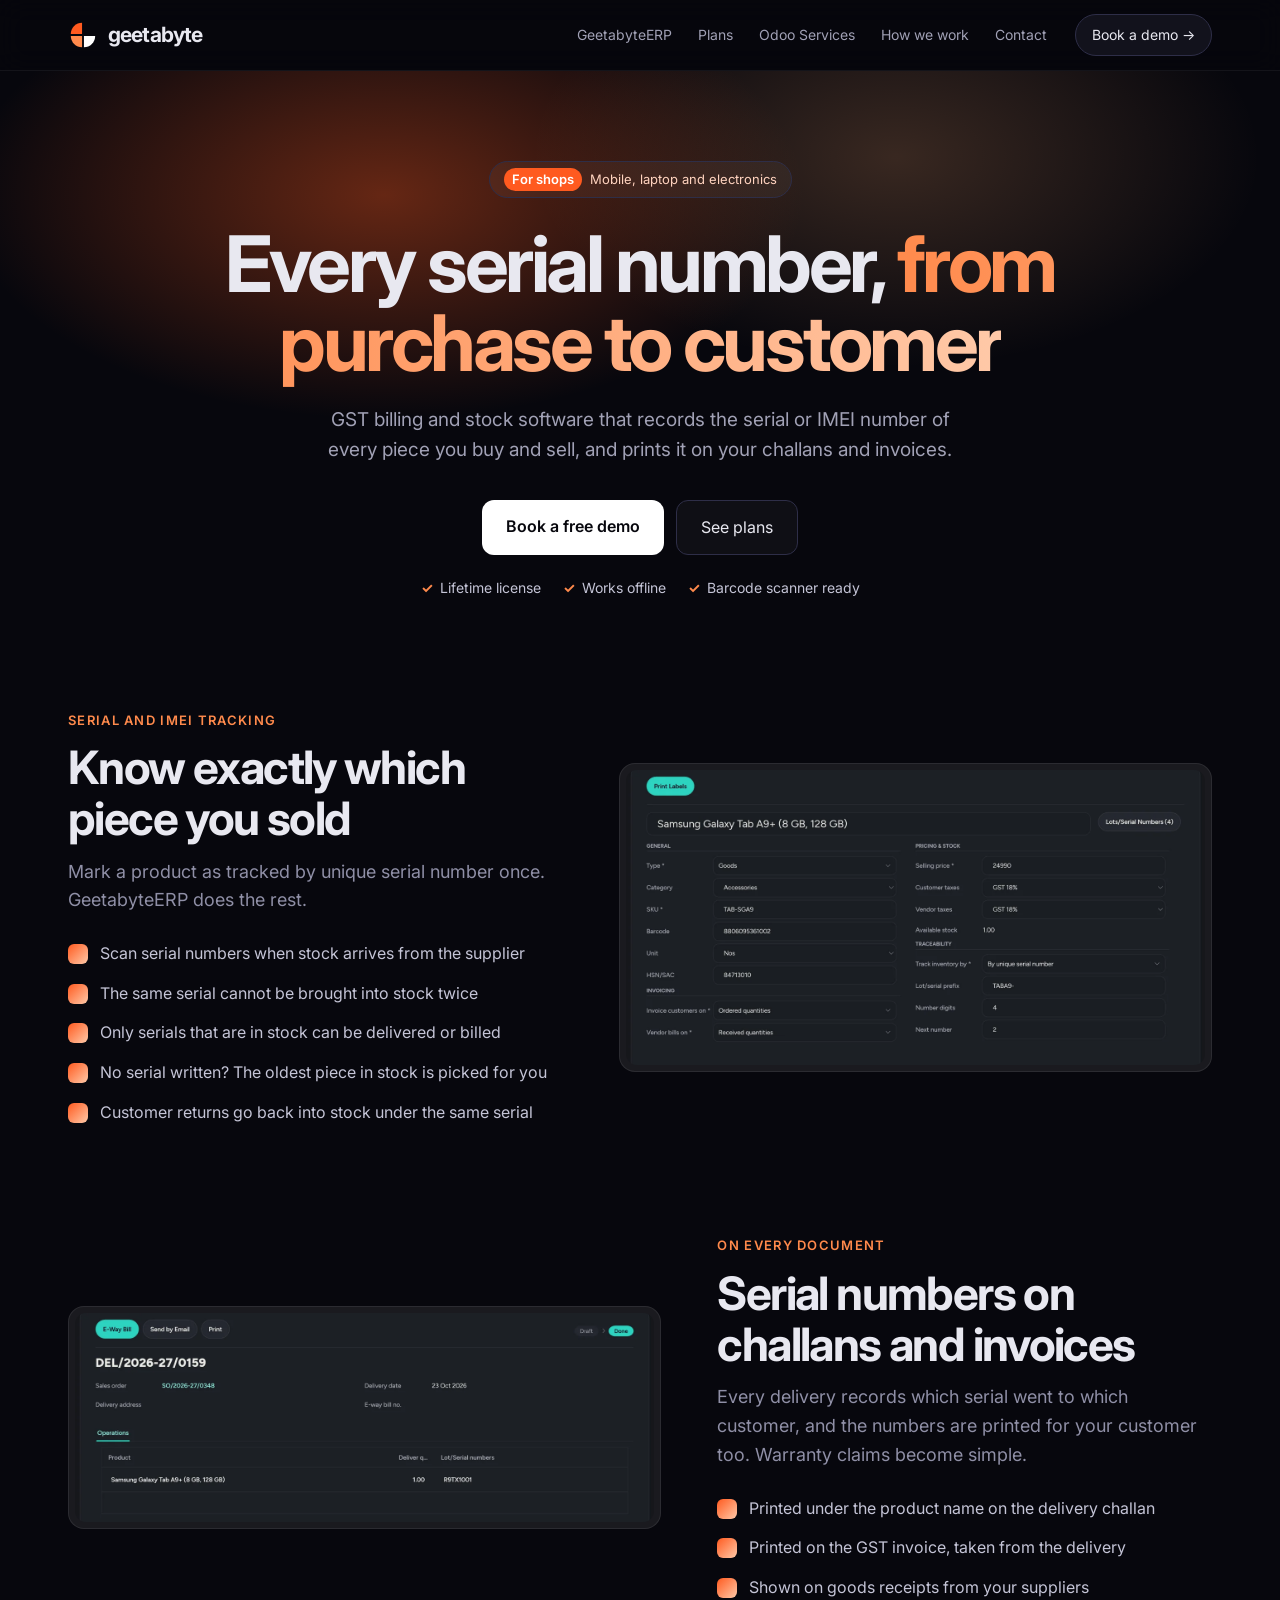
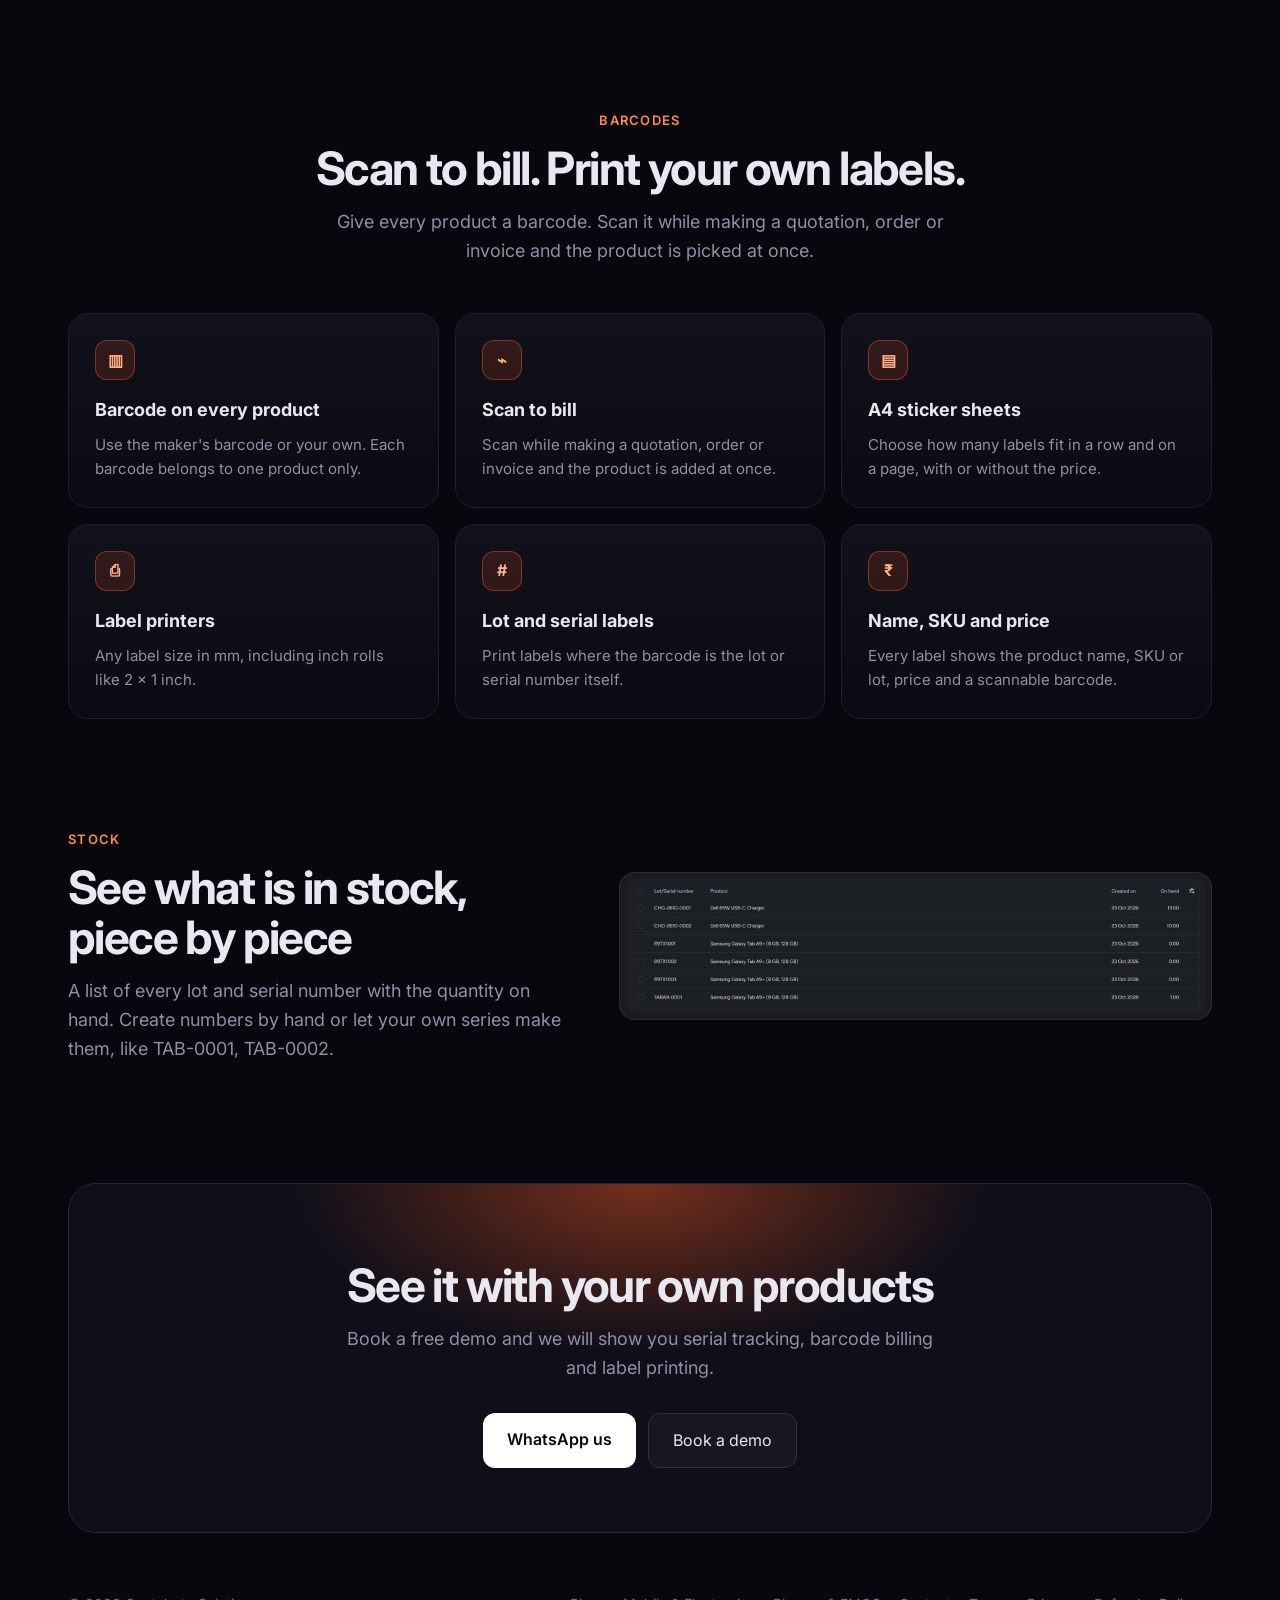
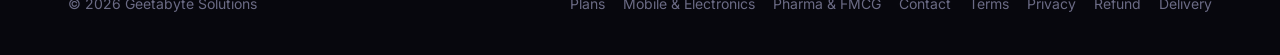
<file: mobile-electronics.html>
<!doctype html>
<html lang="en">
<head>
<meta charset="utf-8">
<meta name="viewport" content="width=device-width, initial-scale=1">
<title>Billing software for mobile and electronics shops – GeetabyteERP</title>
<meta name="description" content="GST billing and stock software with serial and IMEI number tracking, barcode scanning and barcode label printing for mobile, laptop and electronics shops. Works offline. Lifetime license.">
<link rel="icon" href="/favicon.svg" type="image/svg+xml"><link rel="apple-touch-icon" href="/apple-touch-icon.png">
<link rel="preconnect" href="https://fonts.googleapis.com">
<link rel="preconnect" href="https://fonts.gstatic.com" crossorigin>
<link href="https://fonts.googleapis.com/css2?family=Inter:wght@400;500;600;700;800&display=swap" rel="stylesheet">
<link rel="stylesheet" href="/styles.css?v=3">
</head>
<body>
<header><div class="w"><nav><a class="logo" href="/"><svg viewBox="0 0 64 64" aria-hidden="true"><path d="M30 30H6A24 24 0 0 1 30 6Z" fill="#FF5A1F"/><path d="M30 34V58A24 24 0 0 1 6 34Z" fill="#FF8A4C"/><path d="M34 34H58A24 24 0 0 1 34 58Z" fill="#fff"/></svg>geetabyte</a><div class="links"><a href="/#erp">GeetabyteERP</a><a href="/plans">Plans</a><a href="/odoo">Odoo Services</a><a href="/#how">How we work</a><a href="/contact">Contact</a></div><a class="pill" href="/contact">Book a demo →</a></nav></div></header>

<main>
<div class="hero"><div class="glow"></div><div class="w">
<span class="badge"><b>For shops</b> Mobile, laptop and electronics</span>
<h1>Every serial number, <span class="grad">from purchase to customer</span></h1>
<p class="lead">GST billing and stock software that records the serial or IMEI number of every piece you buy and sell, and prints it on your challans and invoices.</p>
<div class="cta"><a class="b1" href="/contact">Book a free demo</a><a class="b2" href="/plans">See plans</a></div>
<div class="ticks"><span>Lifetime license</span><span>Works offline</span><span>Barcode scanner ready</span></div>
</div></div>

<section><div class="w split">
<div class="r"><div class="k">Serial and IMEI tracking</div><h2>Know exactly which piece you sold</h2><p class="sub">Mark a product as tracked by unique serial number once. GeetabyteERP does the rest.</p>
<ul class="list"><li>Scan serial numbers when stock arrives from the supplier</li><li>The same serial cannot be brought into stock twice</li><li>Only serials that are in stock can be delivered or billed</li><li>No serial written? The oldest piece in stock is picked for you</li><li>Customer returns go back into stock under the same serial</li></ul></div>
<div class="shot r"><img src="/assets/product-tracking.webp" alt="Product form set to track by unique serial number with its own number series" loading="lazy" width="1220" height="620"></div>
</div></section>

<section><div class="w split rev">
<div class="shot r"><img src="/assets/serial-delivery.webp" alt="Delivery showing the serial number of each piece sold" loading="lazy" width="1400" height="505"></div>
<div class="r"><div class="k">On every document</div><h2>Serial numbers on challans and invoices</h2><p class="sub">Every delivery records which serial went to which customer, and the numbers are printed for your customer too. Warranty claims become simple.</p>
<ul class="list"><li>Printed under the product name on the delivery challan</li><li>Printed on the GST invoice, taken from the delivery</li><li>Shown on goods receipts from your suppliers</li></ul></div>
</div></section>

<section><div class="w center">
<div class="k">Barcodes</div><h2>Scan to bill. Print your own labels.</h2><p class="sub">Give every product a barcode. Scan it while making a quotation, order or invoice and the product is picked at once.</p>
<div class="hooks">
<div class="hook r"><span>▥</span><h3>Barcode on every product</h3><p>Use the maker's barcode or your own. Each barcode belongs to one product only.</p></div>
<div class="hook r"><span>⌁</span><h3>Scan to bill</h3><p>Scan while making a quotation, order or invoice and the product is added at once.</p></div>
<div class="hook r"><span>▤</span><h3>A4 sticker sheets</h3><p>Choose how many labels fit in a row and on a page, with or without the price.</p></div>
<div class="hook r"><span>⎙</span><h3>Label printers</h3><p>Any label size in mm, including inch rolls like 2 × 1 inch.</p></div>
<div class="hook r"><span>#</span><h3>Lot and serial labels</h3><p>Print labels where the barcode is the lot or serial number itself.</p></div>
<div class="hook r"><span>₹</span><h3>Name, SKU and price</h3><p>Every label shows the product name, SKU or lot, price and a scannable barcode.</p></div>
</div>
</div></div></section>

<section><div class="w split">
<div class="r"><div class="k">Stock</div><h2>See what is in stock, piece by piece</h2><p class="sub">A list of every lot and serial number with the quantity on hand. Create numbers by hand or let your own series make them, like TAB-0001, TAB-0002.</p></div>
<div class="shot r"><img src="/assets/lots-list.webp" alt="List of lot and serial numbers with quantity on hand" loading="lazy" width="1560" height="360"></div>
</div></section>
</main>

<div class="w" id="contact"><div class="final r">
<h2>See it with your own products</h2><p class="sub">Book a free demo and we will show you serial tracking, barcode billing and label printing.</p>
<div class="cta"><a class="b1" href="https://wa.me/919428587051?text=Hi%2C%20I%20run%20a%20mobile%20%2F%20electronics%20shop.%20Please%20show%20me%20a%20demo%20of%20GeetabyteERP." target="_blank" rel="noopener">WhatsApp us</a><a class="b2" href="/contact">Book a demo</a></div>
</div>
<footer><span>© 2026 Geetabyte Solutions</span><span><a href="/plans">Plans</a><a href="/mobile-electronics">Mobile &amp; Electronics</a><a href="/pharma-fmcg">Pharma &amp; FMCG</a><a href="/contact">Contact</a><a href="/terms">Terms</a><a href="/privacy">Privacy</a><a href="/refund">Refund</a><a href="/delivery">Delivery</a></span></footer></div>
<script>
const io=new IntersectionObserver(e=>e.forEach(x=>{if(x.isIntersecting){x.target.classList.add('in');io.unobserve(x.target)}}),{threshold:.12});
document.querySelectorAll('.r').forEach(el=>io.observe(el));
</script>
</body>
</html>
</file>
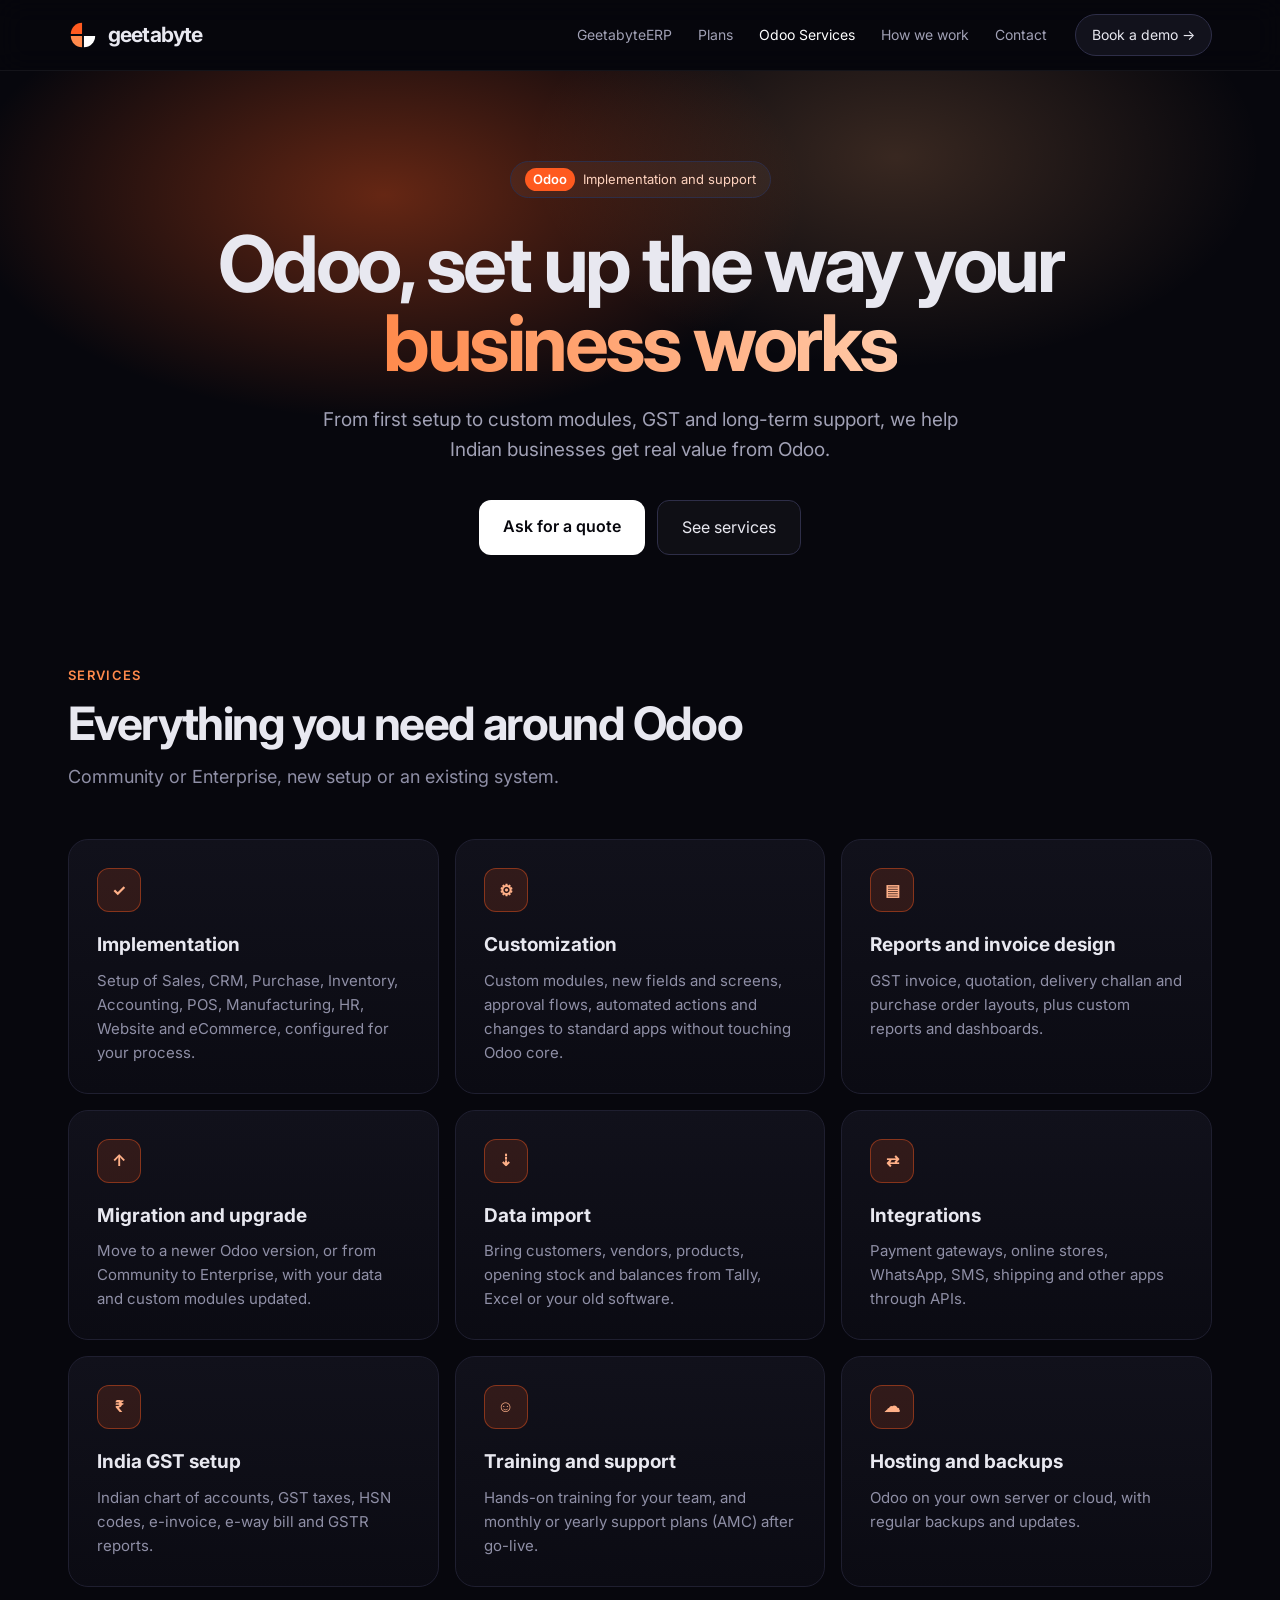
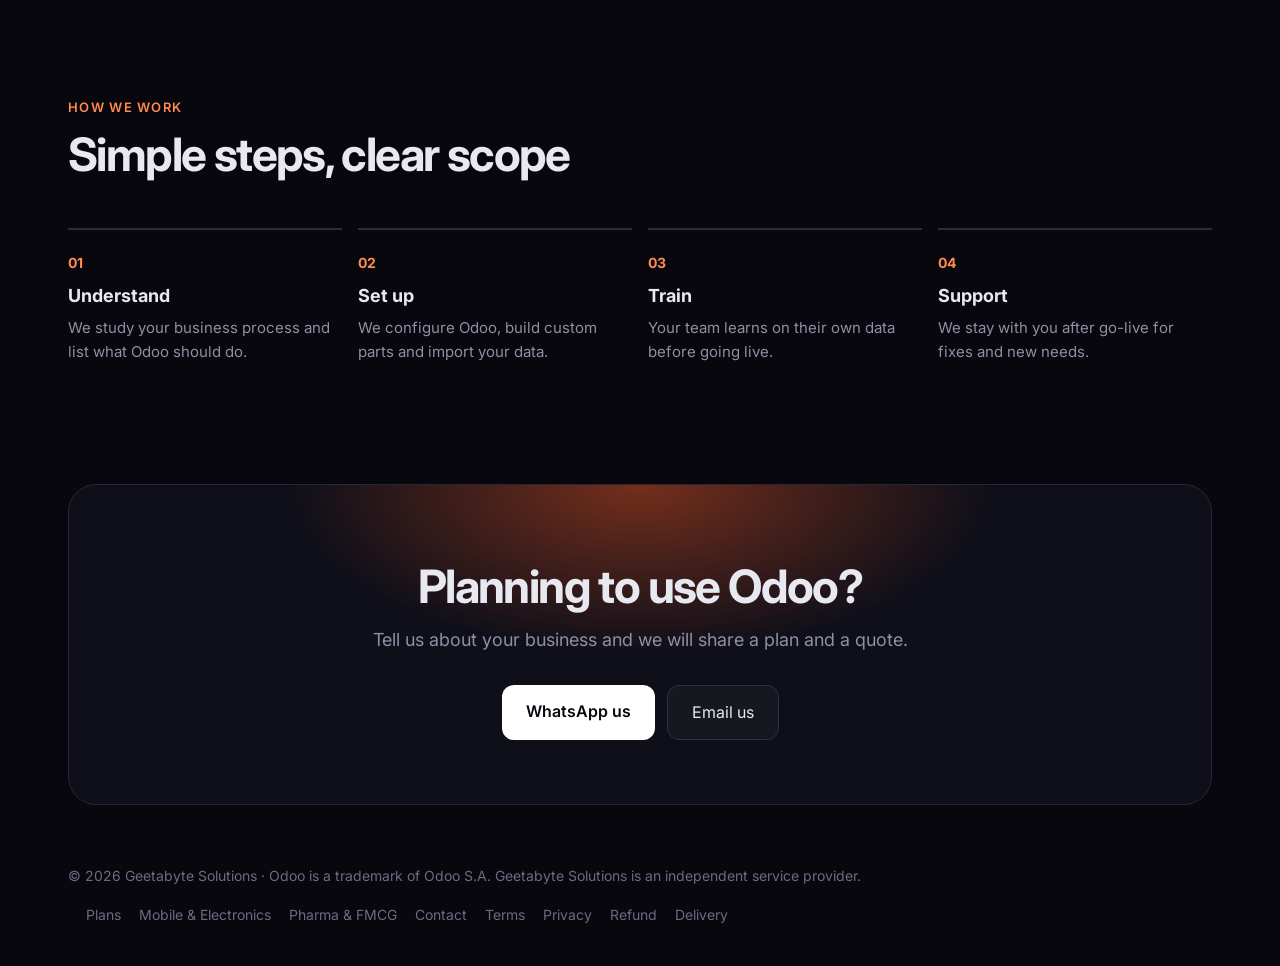
<file: odoo.html>
<!doctype html>
<html lang="en">
<head>
<meta charset="utf-8">
<meta name="viewport" content="width=device-width, initial-scale=1">
<title>Odoo Services – Geetabyte Solutions</title>
<meta name="description" content="Odoo implementation, customization, migration, integrations, GST setup, training and support for Indian businesses.">
<link rel="icon" href="/favicon.svg" type="image/svg+xml"><link rel="apple-touch-icon" href="/apple-touch-icon.png">
<link rel="preconnect" href="https://fonts.googleapis.com">
<link rel="preconnect" href="https://fonts.gstatic.com" crossorigin>
<link href="https://fonts.googleapis.com/css2?family=Inter:wght@400;500;600;700;800&display=swap" rel="stylesheet">
<link rel="stylesheet" href="/styles.css?v=3">
</head>
<body>
<header><div class="w"><nav><a class="logo" href="/"><svg viewBox="0 0 64 64" aria-hidden="true"><path d="M30 30H6A24 24 0 0 1 30 6Z" fill="#FF5A1F"/><path d="M30 34V58A24 24 0 0 1 6 34Z" fill="#FF8A4C"/><path d="M34 34H58A24 24 0 0 1 34 58Z" fill="#fff"/></svg>geetabyte</a><div class="links"><a href="/#erp">GeetabyteERP</a><a href="/plans">Plans</a><a href="/odoo" aria-current="page">Odoo Services</a><a href="/#how">How we work</a><a href="/contact">Contact</a></div><a class="pill" href="/contact">Book a demo →</a></nav></div></header>

<main>
<div class="hero"><div class="glow"></div><div class="w">
<span class="badge"><b>Odoo</b> Implementation and support</span>
<h1>Odoo, set up the way your <span class="grad">business works</span></h1>
<p class="lead">From first setup to custom modules, GST and long-term support, we help Indian businesses get real value from Odoo.</p>
<div class="cta"><a class="b1" href="#contact">Ask for a quote</a><a class="b2" href="#services">See services</a></div>
</div></div>

<section id="services"><div class="w">
<div class="k">Services</div><h2>Everything you need around Odoo</h2><p class="sub">Community or Enterprise, new setup or an existing system.</p>
<div class="cards">
<div class="card r"><div class="ic">✓</div><h3>Implementation</h3><p>Setup of Sales, CRM, Purchase, Inventory, Accounting, POS, Manufacturing, HR, Website and eCommerce, configured for your process.</p></div>
<div class="card r"><div class="ic">⚙</div><h3>Customization</h3><p>Custom modules, new fields and screens, approval flows, automated actions and changes to standard apps without touching Odoo core.</p></div>
<div class="card r"><div class="ic">▤</div><h3>Reports and invoice design</h3><p>GST invoice, quotation, delivery challan and purchase order layouts, plus custom reports and dashboards.</p></div>
<div class="card r"><div class="ic">↑</div><h3>Migration and upgrade</h3><p>Move to a newer Odoo version, or from Community to Enterprise, with your data and custom modules updated.</p></div>
<div class="card r"><div class="ic">⇣</div><h3>Data import</h3><p>Bring customers, vendors, products, opening stock and balances from Tally, Excel or your old software.</p></div>
<div class="card r"><div class="ic">⇄</div><h3>Integrations</h3><p>Payment gateways, online stores, WhatsApp, SMS, shipping and other apps through APIs.</p></div>
<div class="card r"><div class="ic">₹</div><h3>India GST setup</h3><p>Indian chart of accounts, GST taxes, HSN codes, e-invoice, e-way bill and GSTR reports.</p></div>
<div class="card r"><div class="ic">☺</div><h3>Training and support</h3><p>Hands-on training for your team, and monthly or yearly support plans (AMC) after go-live.</p></div>
<div class="card r"><div class="ic">☁</div><h3>Hosting and backups</h3><p>Odoo on your own server or cloud, with regular backups and updates.</p></div>
</div></div></section>

<section><div class="w">
<div class="k">How we work</div><h2>Simple steps, clear scope</h2>
<div class="steps">
<div class="r"><span>01</span><h3>Understand</h3><p>We study your business process and list what Odoo should do.</p></div>
<div class="r"><span>02</span><h3>Set up</h3><p>We configure Odoo, build custom parts and import your data.</p></div>
<div class="r"><span>03</span><h3>Train</h3><p>Your team learns on their own data before going live.</p></div>
<div class="r"><span>04</span><h3>Support</h3><p>We stay with you after go-live for fixes and new needs.</p></div>
</div></div></section>
</main>

<div class="w" id="contact"><div class="final r">
<h2>Planning to use Odoo?</h2><p class="sub">Tell us about your business and we will share a plan and a quote.</p>
<div class="cta"><a class="b1" href="https://wa.me/919428587051?text=Hi%2C%20I%20am%20interested%20in%20your%20Odoo%20services.%20Please%20share%20the%20details." target="_blank" rel="noopener">WhatsApp us</a><a class="b2" href="mailto:info@geetabytesolutions.com?subject=Odoo%20enquiry">Email us</a></div>
</div>
<footer><span>© 2026 Geetabyte Solutions · Odoo is a trademark of Odoo S.A. Geetabyte Solutions is an independent service provider.</span><span><a href="/plans">Plans</a><a href="/mobile-electronics">Mobile &amp; Electronics</a><a href="/pharma-fmcg">Pharma &amp; FMCG</a><a href="/contact">Contact</a><a href="/terms">Terms</a><a href="/privacy">Privacy</a><a href="/refund">Refund</a><a href="/delivery">Delivery</a></span></footer></div>
<script>
const io=new IntersectionObserver(e=>e.forEach(x=>{if(x.isIntersecting){x.target.classList.add('in');io.unobserve(x.target)}}),{threshold:.12});
document.querySelectorAll('.r').forEach(el=>io.observe(el));
</script>
</body>
</html>
</file>
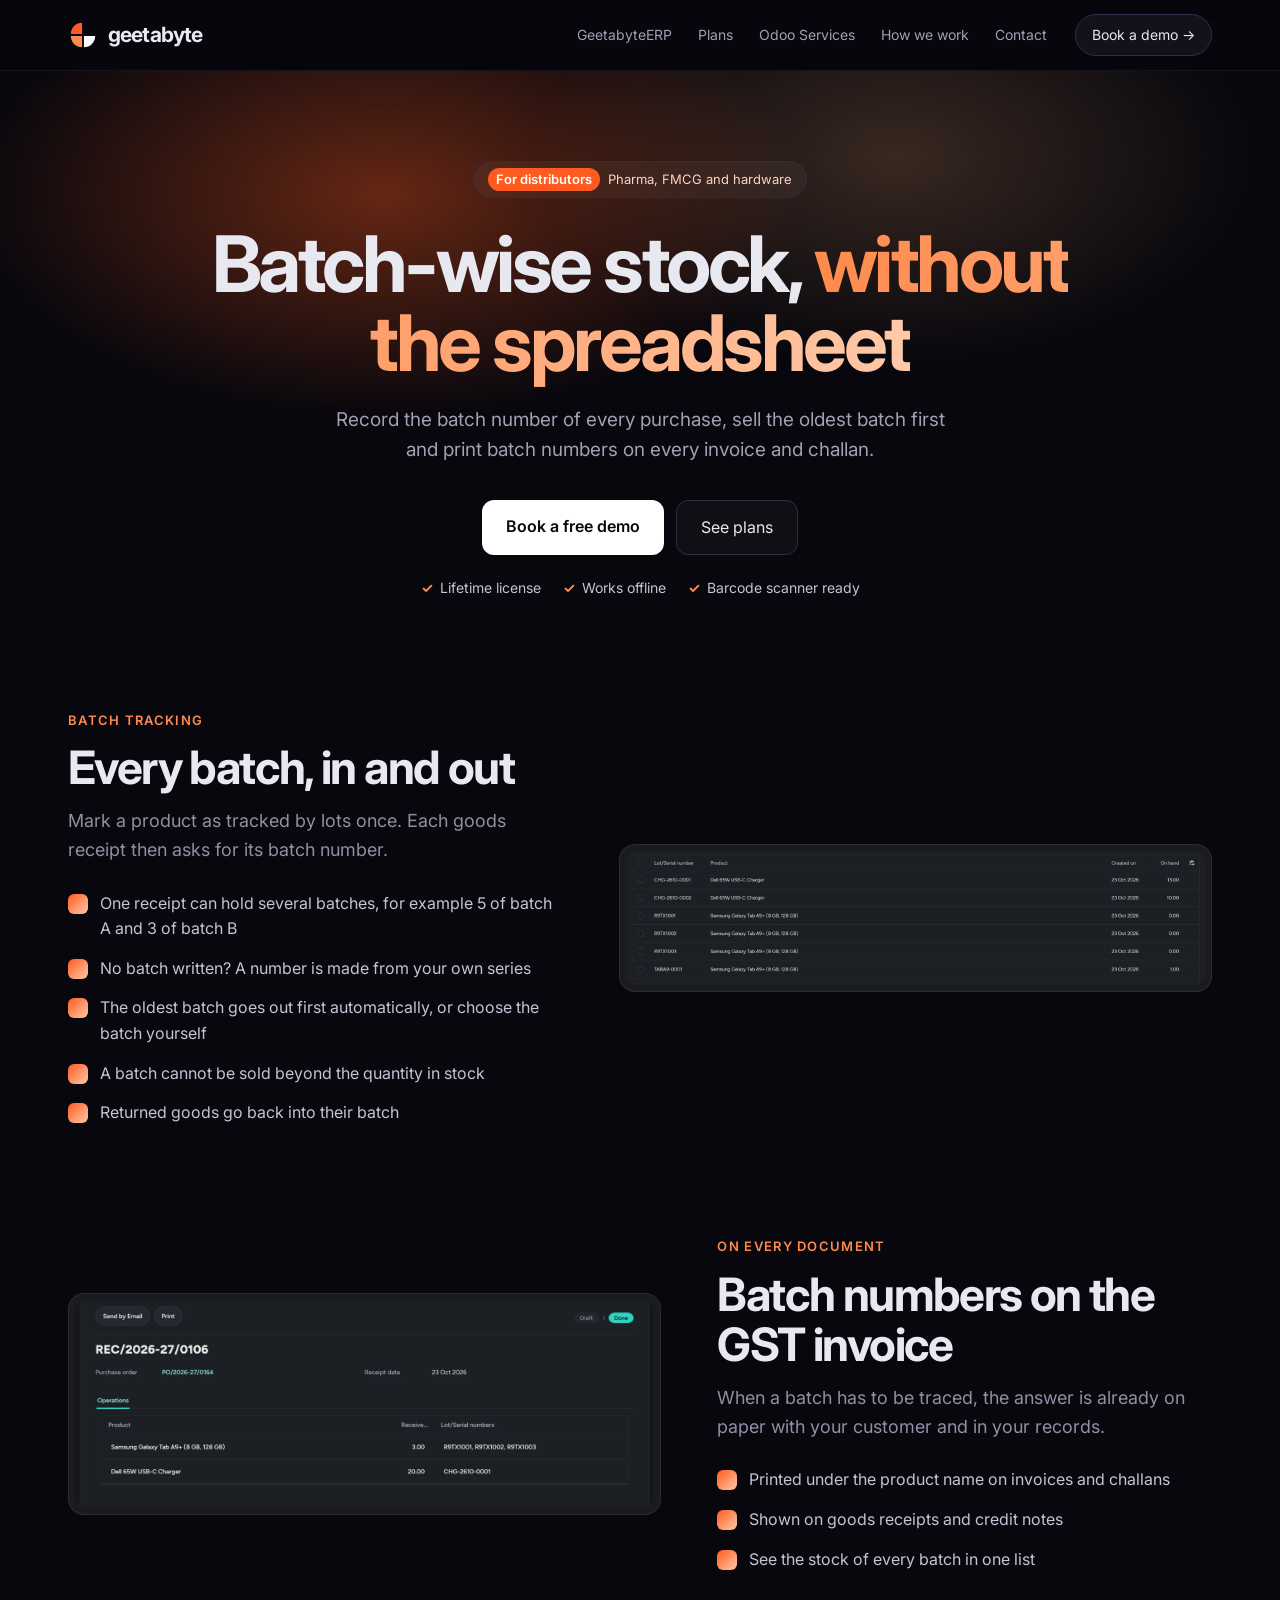
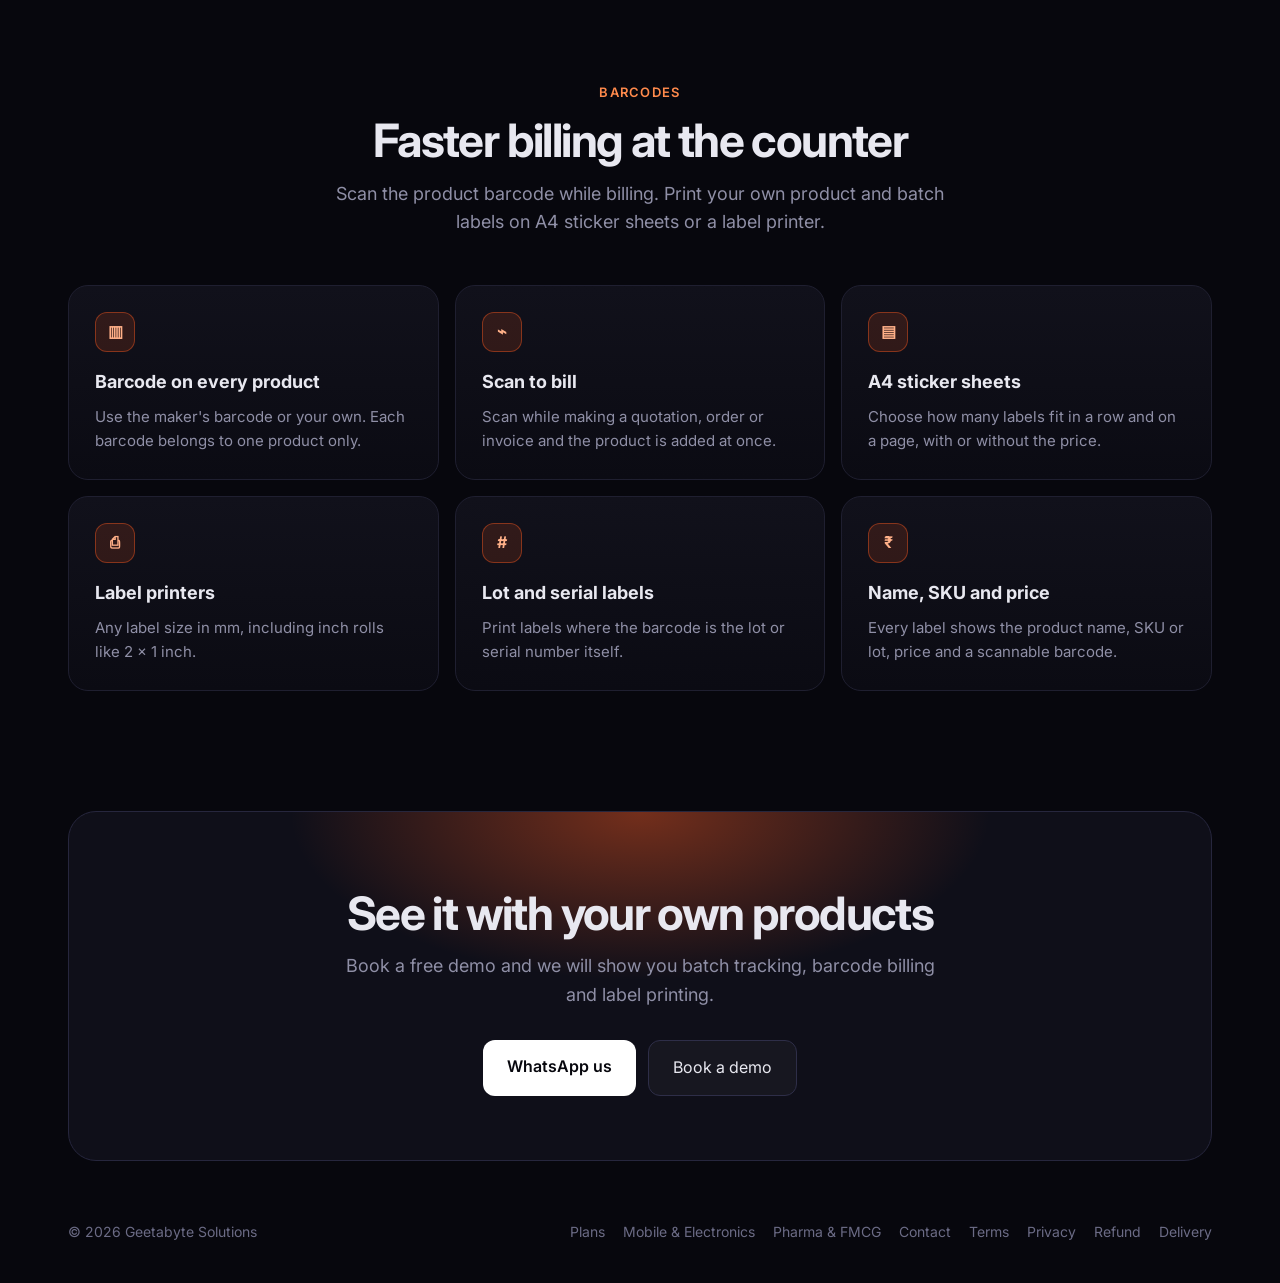
<file: pharma-fmcg.html>
<!doctype html>
<html lang="en">
<head>
<meta charset="utf-8">
<meta name="viewport" content="width=device-width, initial-scale=1">
<title>Batch-wise billing software for pharma, FMCG and hardware – GeetabyteERP</title>
<meta name="description" content="GST billing and stock software with batch (lot) number tracking, oldest-batch-first selection, batch numbers on invoices, barcode scanning and labels. Works offline. Lifetime license.">
<link rel="icon" href="/favicon.svg" type="image/svg+xml"><link rel="apple-touch-icon" href="/apple-touch-icon.png">
<link rel="preconnect" href="https://fonts.googleapis.com">
<link rel="preconnect" href="https://fonts.gstatic.com" crossorigin>
<link href="https://fonts.googleapis.com/css2?family=Inter:wght@400;500;600;700;800&display=swap" rel="stylesheet">
<link rel="stylesheet" href="/styles.css?v=3">
</head>
<body>
<header><div class="w"><nav><a class="logo" href="/"><svg viewBox="0 0 64 64" aria-hidden="true"><path d="M30 30H6A24 24 0 0 1 30 6Z" fill="#FF5A1F"/><path d="M30 34V58A24 24 0 0 1 6 34Z" fill="#FF8A4C"/><path d="M34 34H58A24 24 0 0 1 34 58Z" fill="#fff"/></svg>geetabyte</a><div class="links"><a href="/#erp">GeetabyteERP</a><a href="/plans">Plans</a><a href="/odoo">Odoo Services</a><a href="/#how">How we work</a><a href="/contact">Contact</a></div><a class="pill" href="/contact">Book a demo →</a></nav></div></header>

<main>
<div class="hero"><div class="glow"></div><div class="w">
<span class="badge"><b>For distributors</b> Pharma, FMCG and hardware</span>
<h1>Batch-wise stock, <span class="grad">without the spreadsheet</span></h1>
<p class="lead">Record the batch number of every purchase, sell the oldest batch first and print batch numbers on every invoice and challan.</p>
<div class="cta"><a class="b1" href="/contact">Book a free demo</a><a class="b2" href="/plans">See plans</a></div>
<div class="ticks"><span>Lifetime license</span><span>Works offline</span><span>Barcode scanner ready</span></div>
</div></div>

<section><div class="w split">
<div class="r"><div class="k">Batch tracking</div><h2>Every batch, in and out</h2><p class="sub">Mark a product as tracked by lots once. Each goods receipt then asks for its batch number.</p>
<ul class="list"><li>One receipt can hold several batches, for example 5 of batch A and 3 of batch B</li><li>No batch written? A number is made from your own series</li><li>The oldest batch goes out first automatically, or choose the batch yourself</li><li>A batch cannot be sold beyond the quantity in stock</li><li>Returned goods go back into their batch</li></ul></div>
<div class="shot r"><img src="/assets/lots-list.webp" alt="List of lot and batch numbers with quantity on hand" loading="lazy" width="1560" height="360"></div>
</div></section>

<section><div class="w split rev">
<div class="shot r"><img src="/assets/batch-receipt.webp" alt="Goods receipt with the batch number of each product" loading="lazy" width="1400" height="505"></div>
<div class="r"><div class="k">On every document</div><h2>Batch numbers on the GST invoice</h2><p class="sub">When a batch has to be traced, the answer is already on paper with your customer and in your records.</p>
<ul class="list"><li>Printed under the product name on invoices and challans</li><li>Shown on goods receipts and credit notes</li><li>See the stock of every batch in one list</li></ul></div>
</div></section>

<section><div class="w center">
<div class="k">Barcodes</div><h2>Faster billing at the counter</h2><p class="sub">Scan the product barcode while billing. Print your own product and batch labels on A4 sticker sheets or a label printer.</p>
<div class="hooks">
<div class="hook r"><span>▥</span><h3>Barcode on every product</h3><p>Use the maker's barcode or your own. Each barcode belongs to one product only.</p></div>
<div class="hook r"><span>⌁</span><h3>Scan to bill</h3><p>Scan while making a quotation, order or invoice and the product is added at once.</p></div>
<div class="hook r"><span>▤</span><h3>A4 sticker sheets</h3><p>Choose how many labels fit in a row and on a page, with or without the price.</p></div>
<div class="hook r"><span>⎙</span><h3>Label printers</h3><p>Any label size in mm, including inch rolls like 2 × 1 inch.</p></div>
<div class="hook r"><span>#</span><h3>Lot and serial labels</h3><p>Print labels where the barcode is the lot or serial number itself.</p></div>
<div class="hook r"><span>₹</span><h3>Name, SKU and price</h3><p>Every label shows the product name, SKU or lot, price and a scannable barcode.</p></div>
</div>
</div></div></section>
</main>

<div class="w" id="contact"><div class="final r">
<h2>See it with your own products</h2><p class="sub">Book a free demo and we will show you batch tracking, barcode billing and label printing.</p>
<div class="cta"><a class="b1" href="https://wa.me/919428587051?text=Hi%2C%20I%20need%20batch-wise%20billing.%20Please%20show%20me%20a%20demo%20of%20GeetabyteERP." target="_blank" rel="noopener">WhatsApp us</a><a class="b2" href="/contact">Book a demo</a></div>
</div>
<footer><span>© 2026 Geetabyte Solutions</span><span><a href="/plans">Plans</a><a href="/mobile-electronics">Mobile &amp; Electronics</a><a href="/pharma-fmcg">Pharma &amp; FMCG</a><a href="/contact">Contact</a><a href="/terms">Terms</a><a href="/privacy">Privacy</a><a href="/refund">Refund</a><a href="/delivery">Delivery</a></span></footer></div>
<script>
const io=new IntersectionObserver(e=>e.forEach(x=>{if(x.isIntersecting){x.target.classList.add('in');io.unobserve(x.target)}}),{threshold:.12});
document.querySelectorAll('.r').forEach(el=>io.observe(el));
</script>
</body>
</html>
</file>
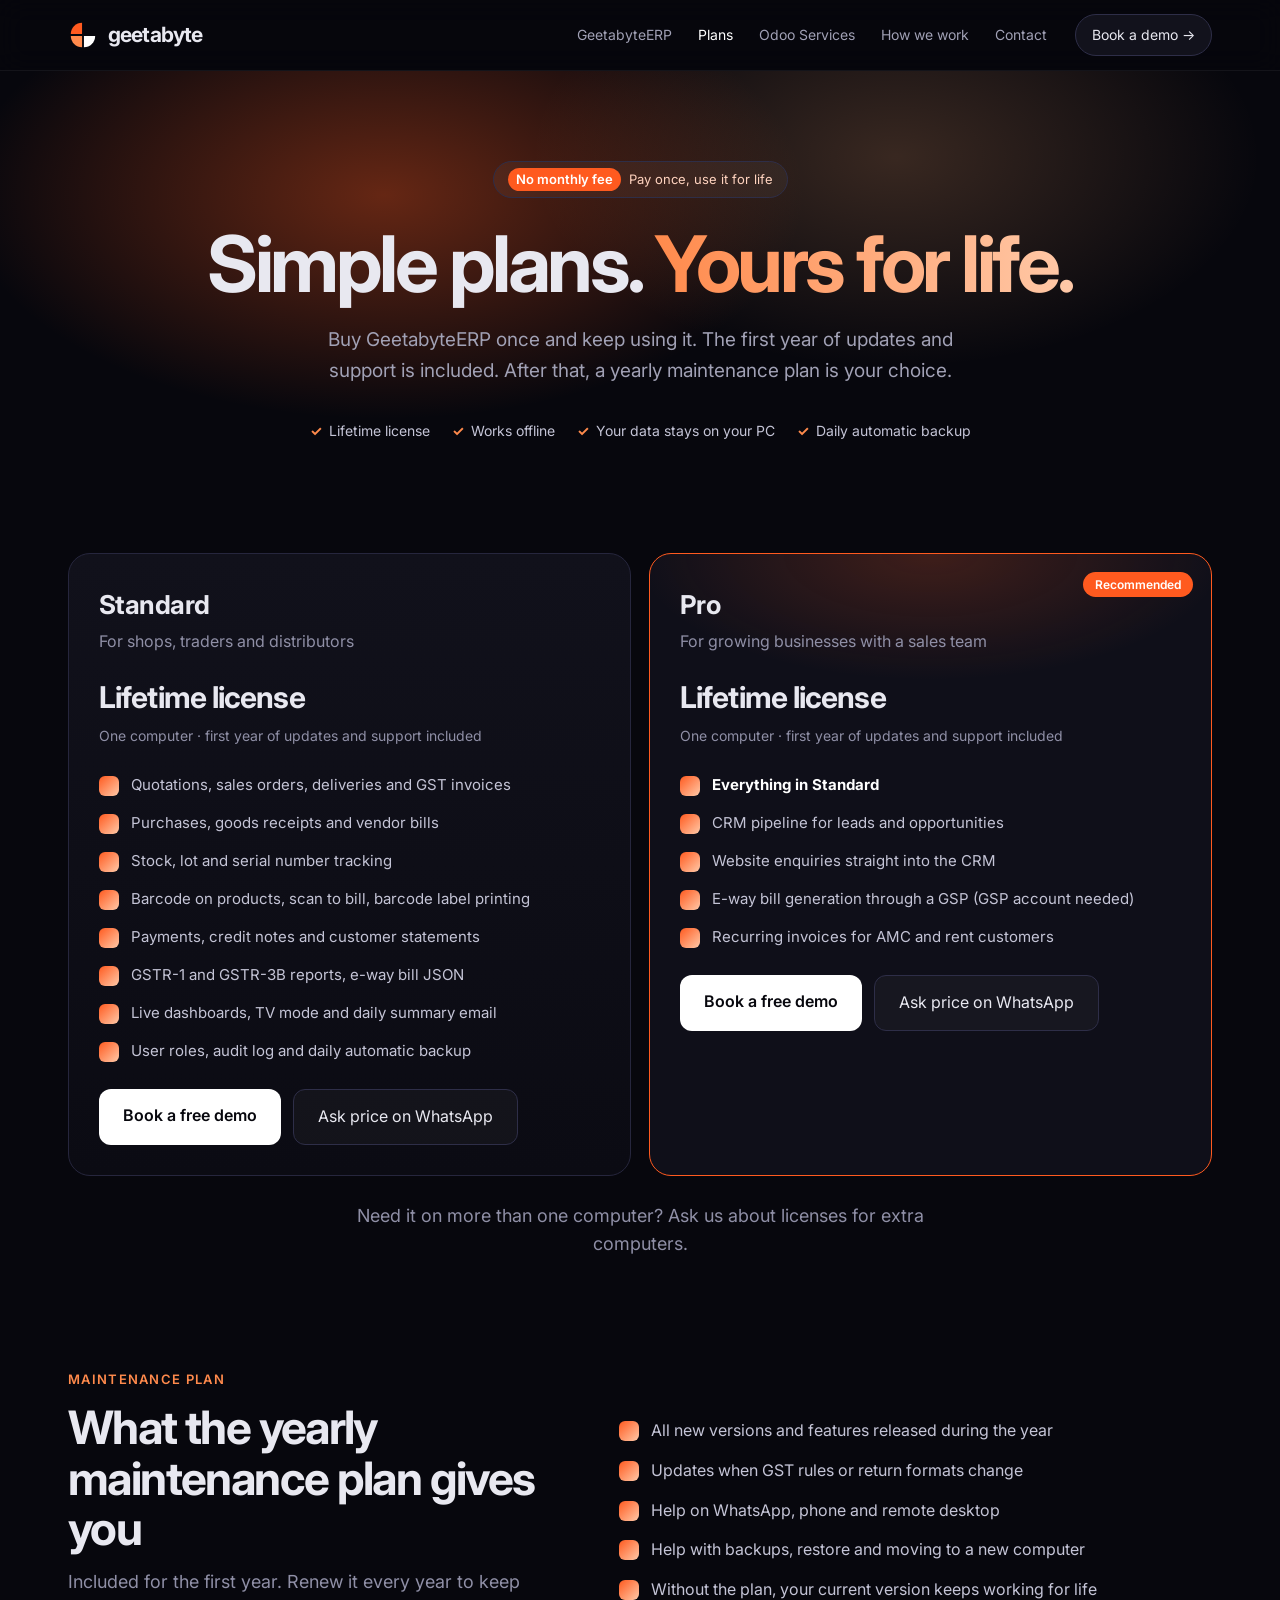
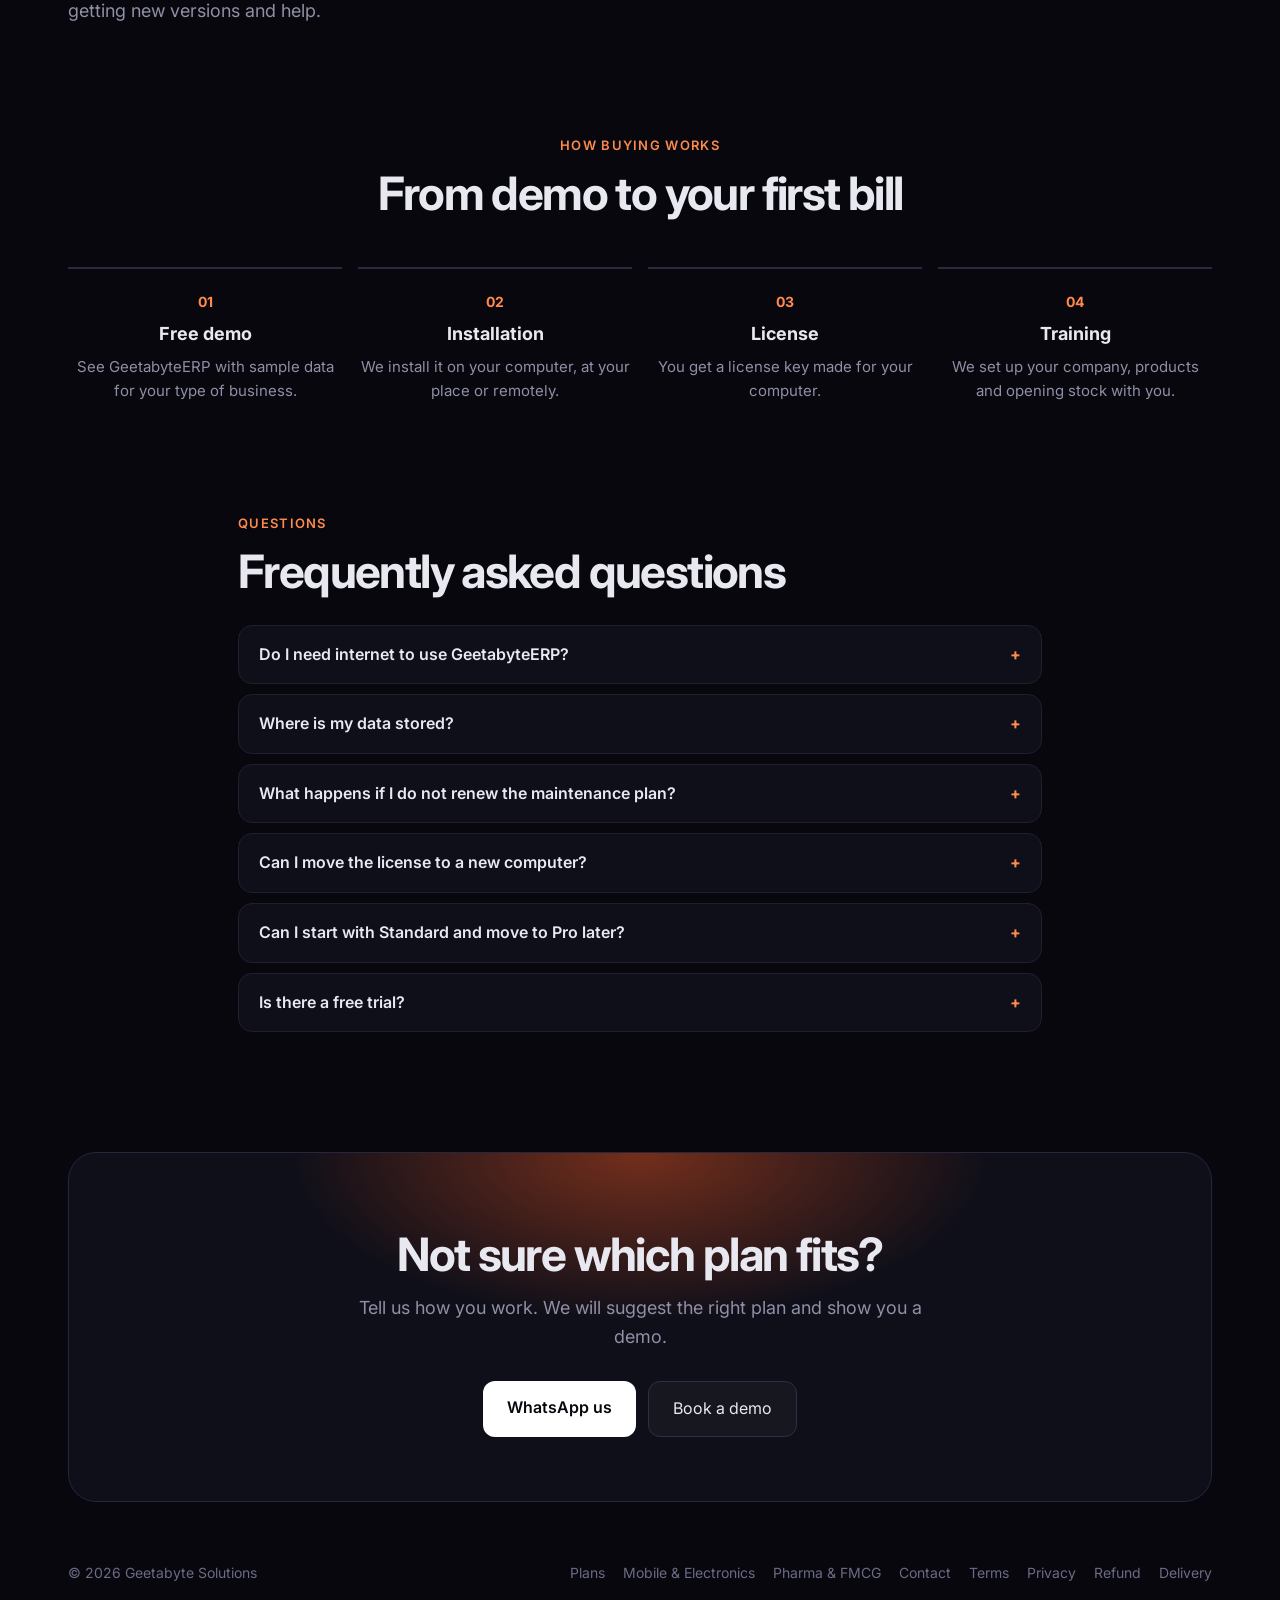
<file: plans.html>
<!doctype html>
<html lang="en">
<head>
<meta charset="utf-8">
<meta name="viewport" content="width=device-width, initial-scale=1">
<title>Plans – GeetabyteERP lifetime license</title>
<meta name="description" content="GeetabyteERP Standard and Pro editions. Pay once for a lifetime license, the first year of updates and support included, then an optional yearly maintenance plan.">
<link rel="icon" href="/favicon.svg" type="image/svg+xml"><link rel="apple-touch-icon" href="/apple-touch-icon.png">
<link rel="preconnect" href="https://fonts.googleapis.com">
<link rel="preconnect" href="https://fonts.gstatic.com" crossorigin>
<link href="https://fonts.googleapis.com/css2?family=Inter:wght@400;500;600;700;800&display=swap" rel="stylesheet">
<link rel="stylesheet" href="/styles.css?v=3">
</head>
<body>
<header><div class="w"><nav><a class="logo" href="/"><svg viewBox="0 0 64 64" aria-hidden="true"><path d="M30 30H6A24 24 0 0 1 30 6Z" fill="#FF5A1F"/><path d="M30 34V58A24 24 0 0 1 6 34Z" fill="#FF8A4C"/><path d="M34 34H58A24 24 0 0 1 34 58Z" fill="#fff"/></svg>geetabyte</a><div class="links"><a href="/#erp">GeetabyteERP</a><a href="/plans" aria-current="page">Plans</a><a href="/odoo">Odoo Services</a><a href="/#how">How we work</a><a href="/contact">Contact</a></div><a class="pill" href="/contact">Book a demo →</a></nav></div></header>

<main>
<div class="hero"><div class="glow"></div><div class="w">
<span class="badge"><b>No monthly fee</b> Pay once, use it for life</span>
<h1>Simple plans. <span class="grad">Yours for life.</span></h1>
<p class="lead">Buy GeetabyteERP once and keep using it. The first year of updates and support is included. After that, a yearly maintenance plan is your choice.</p>
<div class="ticks"><span>Lifetime license</span><span>Works offline</span><span>Your data stays on your PC</span><span>Daily automatic backup</span></div>
</div></div>

<section><div class="w">
<div class="plans">
<div class="plan r">
<h3>Standard</h3>
<p class="for">For shops, traders and distributors</p>
<div class="price">Lifetime license</div>
<p class="note">One computer · first year of updates and support included</p>
<ul class="list">
<li>Quotations, sales orders, deliveries and GST invoices</li>
<li>Purchases, goods receipts and vendor bills</li>
<li>Stock, lot and serial number tracking</li>
<li>Barcode on products, scan to bill, barcode label printing</li>
<li>Payments, credit notes and customer statements</li>
<li>GSTR-1 and GSTR-3B reports, e-way bill JSON</li>
<li>Live dashboards, TV mode and daily summary email</li>
<li>User roles, audit log and daily automatic backup</li>
</ul>
<div class="cta left"><a class="b1" href="/contact">Book a free demo</a><a class="b2" href="https://wa.me/919428587051?text=Hi%2C%20please%20share%20the%20price%20of%20GeetabyteERP%20Standard." target="_blank" rel="noopener">Ask price on WhatsApp</a></div>
</div>
<div class="plan pro r">
<span class="tag">Recommended</span>
<h3>Pro</h3>
<p class="for">For growing businesses with a sales team</p>
<div class="price">Lifetime license</div>
<p class="note">One computer · first year of updates and support included</p>
<ul class="list">
<li><b>Everything in Standard</b></li>
<li>CRM pipeline for leads and opportunities</li>
<li>Website enquiries straight into the CRM</li>
<li>E-way bill generation through a GSP (GSP account needed)</li>
<li>Recurring invoices for AMC and rent customers</li>
</ul>
<div class="cta left"><a class="b1" href="/contact">Book a free demo</a><a class="b2" href="https://wa.me/919428587051?text=Hi%2C%20please%20share%20the%20price%20of%20GeetabyteERP%20Pro." target="_blank" rel="noopener">Ask price on WhatsApp</a></div>
</div>
</div>
<p class="sub center-text">Need it on more than one computer? Ask us about licenses for extra computers.</p>
</div></section>

<section><div class="w split">
<div class="r"><div class="k">Maintenance plan</div><h2>What the yearly maintenance plan gives you</h2><p class="sub">Included for the first year. Renew it every year to keep getting new versions and help.</p></div>
<ul class="list r">
<li>All new versions and features released during the year</li>
<li>Updates when GST rules or return formats change</li>
<li>Help on WhatsApp, phone and remote desktop</li>
<li>Help with backups, restore and moving to a new computer</li>
<li>Without the plan, your current version keeps working for life</li>
</ul>
</div></section>

<section><div class="w center">
<div class="k">How buying works</div><h2>From demo to your first bill</h2>
<div class="steps">
<div class="r"><span>01</span><h3>Free demo</h3><p>See GeetabyteERP with sample data for your type of business.</p></div>
<div class="r"><span>02</span><h3>Installation</h3><p>We install it on your computer, at your place or remotely.</p></div>
<div class="r"><span>03</span><h3>License</h3><p>You get a license key made for your computer.</p></div>
<div class="r"><span>04</span><h3>Training</h3><p>We set up your company, products and opening stock with you.</p></div>
</div></div></section>

<section><div class="w faq-wrap">
<div class="k">Questions</div><h2>Frequently asked questions</h2>
<div class="faq">
<details><summary>Do I need internet to use GeetabyteERP?</summary><p>No. It runs on your own computer and works without internet. You only need internet to send email, open WhatsApp or use the e-way bill API.</p></details>
<details><summary>Where is my data stored?</summary><p>On your own computer, in a database installed with the app. A backup is saved every day automatically, and you can keep a second copy on a pen drive.</p></details>
<details><summary>What happens if I do not renew the maintenance plan?</summary><p>Your software keeps working for life. You just do not get new versions and support after the plan ends. You can renew later.</p></details>
<details><summary>Can I move the license to a new computer?</summary><p>Yes. Contact us with the new computer's Machine ID and we will issue a new key for it.</p></details>
<details><summary>Can I start with Standard and move to Pro later?</summary><p>Yes. Your data stays as it is. You only get a new license key for Pro.</p></details>
<details><summary>Is there a free trial?</summary><p>Yes. After installation you can use every feature for 15 days. Printed documents show a trial mark until you activate a license.</p></details>
</div>
</div></section>
</main>

<div class="w" id="contact"><div class="final r">
<h2>Not sure which plan fits?</h2><p class="sub">Tell us how you work. We will suggest the right plan and show you a demo.</p>
<div class="cta"><a class="b1" href="https://wa.me/919428587051?text=Hi%2C%20I%20want%20to%20know%20which%20GeetabyteERP%20plan%20fits%20my%20business." target="_blank" rel="noopener">WhatsApp us</a><a class="b2" href="/contact">Book a demo</a></div>
</div>
<footer><span>© 2026 Geetabyte Solutions</span><span><a href="/plans">Plans</a><a href="/mobile-electronics">Mobile &amp; Electronics</a><a href="/pharma-fmcg">Pharma &amp; FMCG</a><a href="/contact">Contact</a><a href="/terms">Terms</a><a href="/privacy">Privacy</a><a href="/refund">Refund</a><a href="/delivery">Delivery</a></span></footer></div>
<script>
const io=new IntersectionObserver(e=>e.forEach(x=>{if(x.isIntersecting){x.target.classList.add('in');io.unobserve(x.target)}}),{threshold:.12});
document.querySelectorAll('.r').forEach(el=>io.observe(el));
</script>
</body>
</html>
</file>
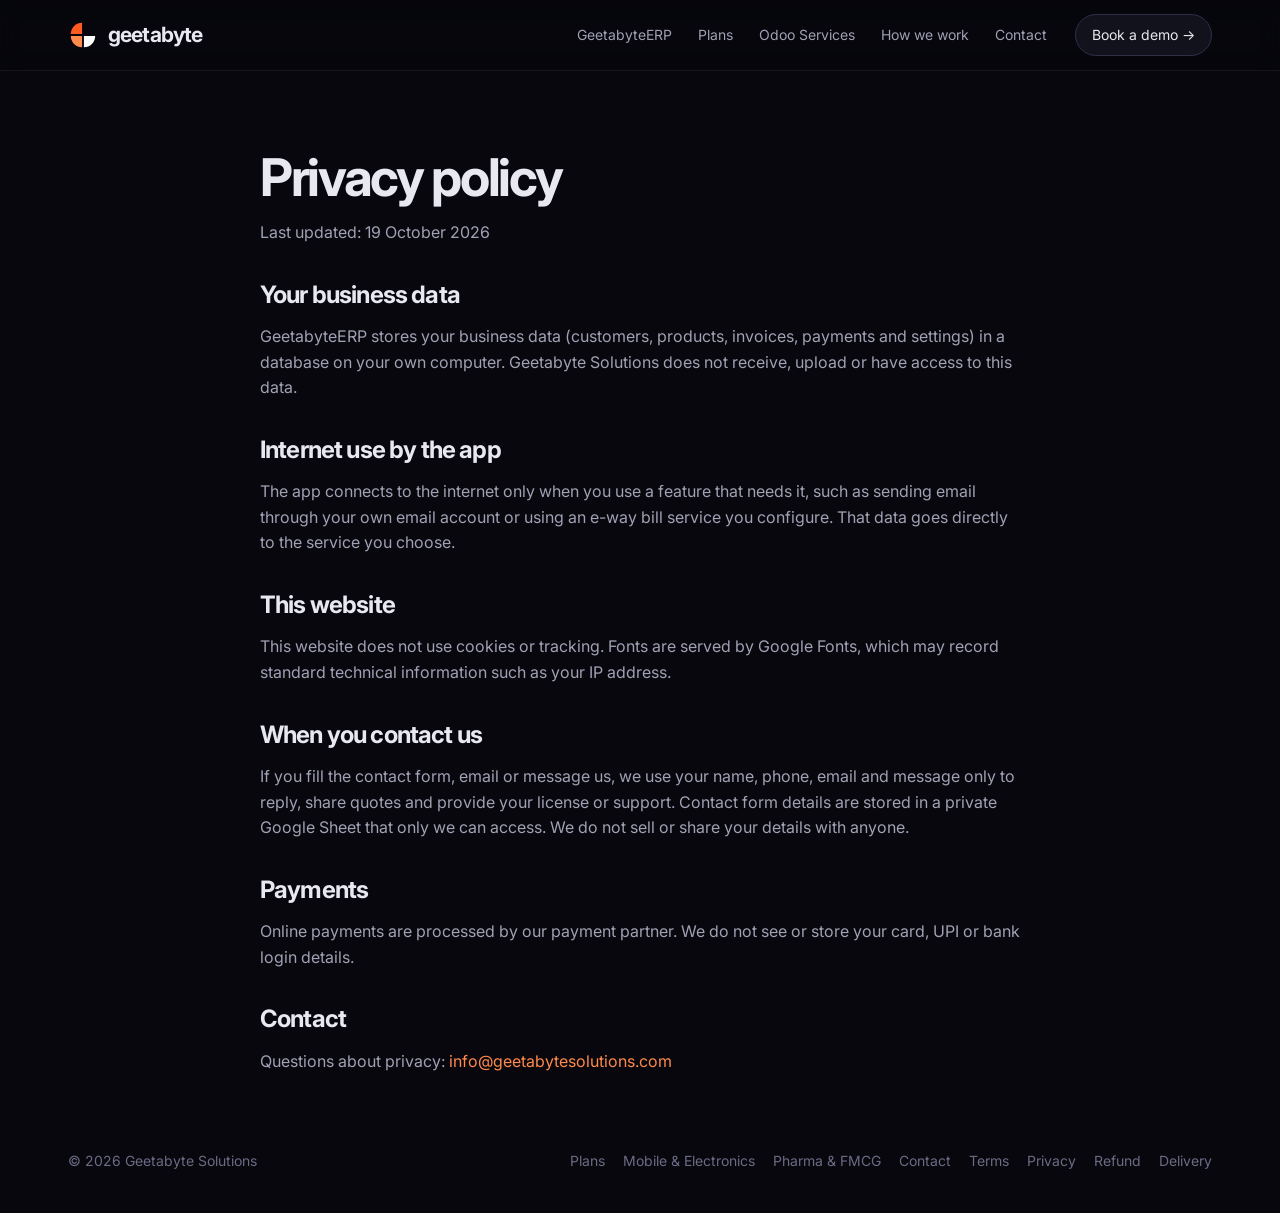
<file: privacy.html>
<!doctype html>
<html lang="en">
<head>
<meta charset="utf-8">
<meta name="viewport" content="width=device-width, initial-scale=1">
<title>Privacy policy – GeetabyteERP</title>
<link rel="icon" href="/favicon.svg" type="image/svg+xml"><link rel="apple-touch-icon" href="/apple-touch-icon.png">
<link href="https://fonts.googleapis.com/css2?family=Inter:wght@400;500;600;700;800&display=swap" rel="stylesheet">
<link rel="stylesheet" href="/styles.css?v=3">
</head>
<body>
<header><div class="w"><nav><a class="logo" href="/"><svg viewBox="0 0 64 64" aria-hidden="true"><path d="M30 30H6A24 24 0 0 1 30 6Z" fill="#FF5A1F"/><path d="M30 34V58A24 24 0 0 1 6 34Z" fill="#FF8A4C"/><path d="M34 34H58A24 24 0 0 1 34 58Z" fill="#fff"/></svg>geetabyte</a><div class="links"><a href="/#erp">GeetabyteERP</a><a href="/plans">Plans</a><a href="/odoo">Odoo Services</a><a href="/#how">How we work</a><a href="/contact">Contact</a></div><a class="pill" href="/contact">Book a demo →</a></nav></div></header>
<main>
  <div class="w"><div class="prose">
      <h1>Privacy policy</h1>
      <p>Last updated: 19 October 2026</p>
      <h2>Your business data</h2>
      <p>GeetabyteERP stores your business data (customers, products, invoices, payments and settings) in a database on your own computer. Geetabyte Solutions does not receive, upload or have access to this data.</p>
      <h2>Internet use by the app</h2>
      <p>The app connects to the internet only when you use a feature that needs it, such as sending email through your own email account or using an e-way bill service you configure. That data goes directly to the service you choose.</p>
      <h2>This website</h2>
      <p>This website does not use cookies or tracking. Fonts are served by Google Fonts, which may record standard technical information such as your IP address.</p>
      <h2>When you contact us</h2>
      <p>If you fill the contact form, email or message us, we use your name, phone, email and message only to reply, share quotes and provide your license or support. Contact form details are stored in a private Google Sheet that only we can access. We do not sell or share your details with anyone.</p>
      <h2>Payments</h2>
      <p>Online payments are processed by our payment partner. We do not see or store your card, UPI or bank login details.</p>
      <h2>Contact</h2>
      <p>Questions about privacy: <a href="mailto:info@geetabytesolutions.com">info@geetabytesolutions.com</a></p>
    </div></div>
</main>
<div class="w"><footer><span>© 2026 Geetabyte Solutions</span><span><a href="/plans">Plans</a><a href="/mobile-electronics">Mobile &amp; Electronics</a><a href="/pharma-fmcg">Pharma &amp; FMCG</a><a href="/contact">Contact</a><a href="/terms">Terms</a><a href="/privacy">Privacy</a><a href="/refund">Refund</a><a href="/delivery">Delivery</a></span></footer></div>
</body>
</html>
</file>
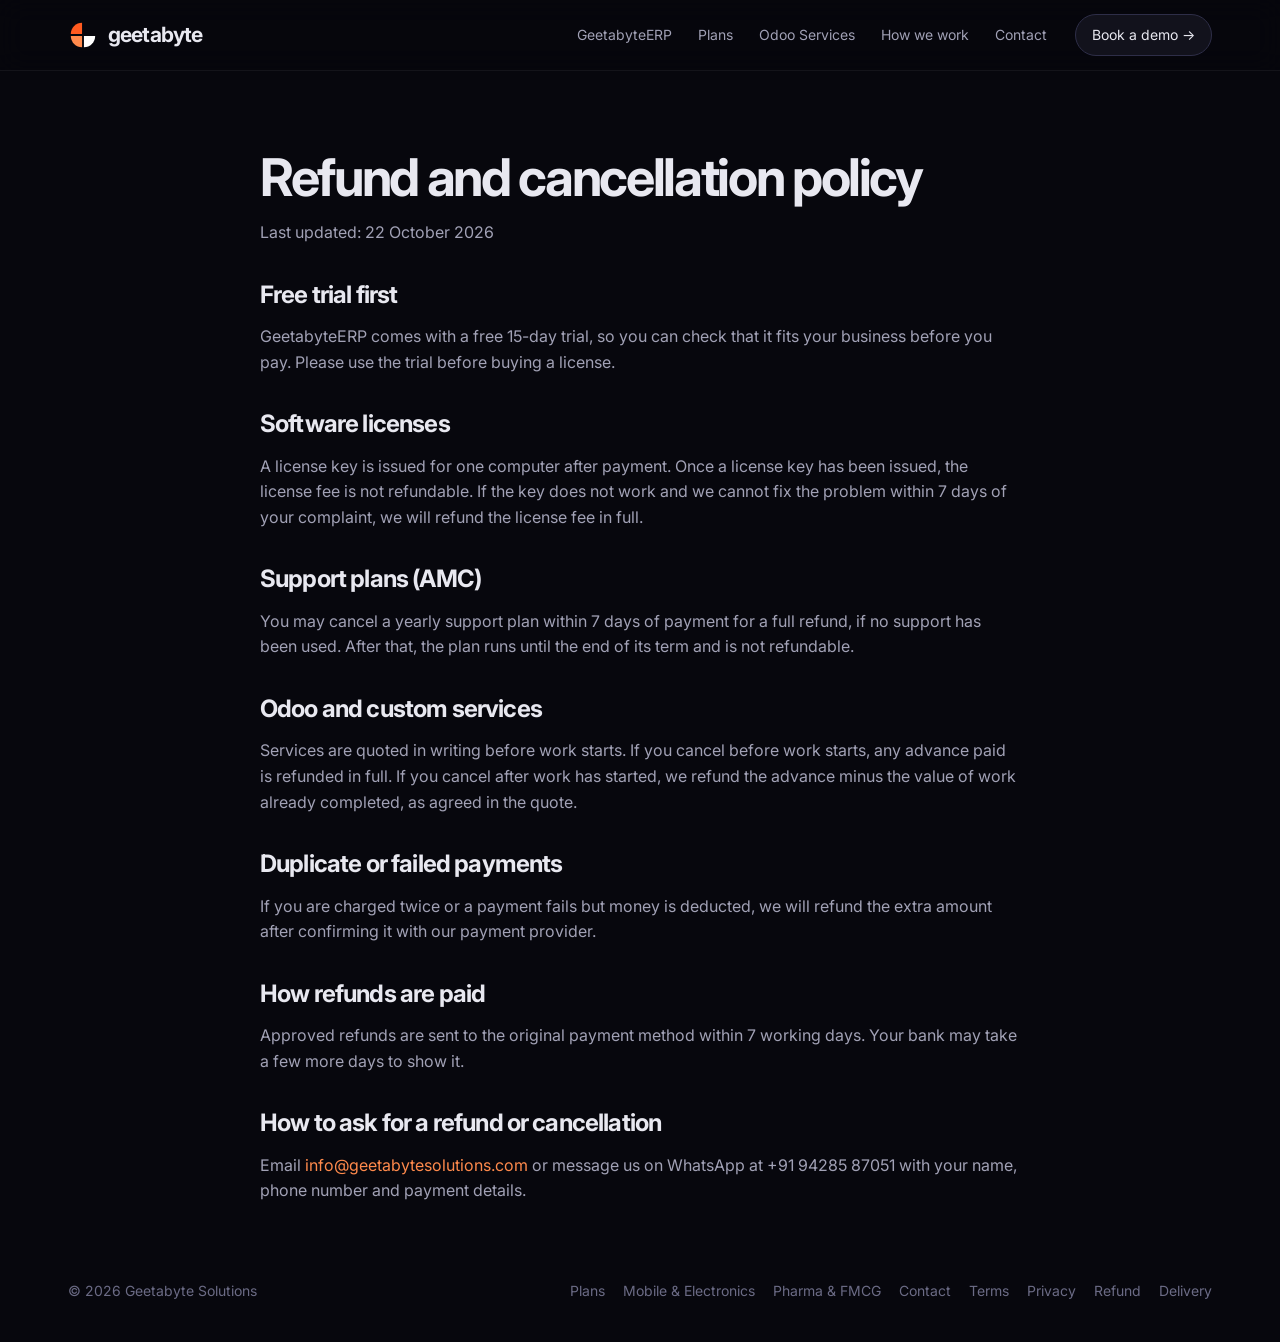
<file: refund.html>
<!doctype html>
<html lang="en">
<head>
<meta charset="utf-8">
<meta name="viewport" content="width=device-width, initial-scale=1">
<title>Refund and cancellation policy – Geetabyte Solutions</title>
<link rel="icon" href="/favicon.svg" type="image/svg+xml"><link rel="apple-touch-icon" href="/apple-touch-icon.png">
<link href="https://fonts.googleapis.com/css2?family=Inter:wght@400;500;600;700;800&display=swap" rel="stylesheet">
<link rel="stylesheet" href="/styles.css?v=3">
</head>
<body>
<header><div class="w"><nav><a class="logo" href="/"><svg viewBox="0 0 64 64" aria-hidden="true"><path d="M30 30H6A24 24 0 0 1 30 6Z" fill="#FF5A1F"/><path d="M30 34V58A24 24 0 0 1 6 34Z" fill="#FF8A4C"/><path d="M34 34H58A24 24 0 0 1 34 58Z" fill="#fff"/></svg>geetabyte</a><div class="links"><a href="/#erp">GeetabyteERP</a><a href="/plans">Plans</a><a href="/odoo">Odoo Services</a><a href="/#how">How we work</a><a href="/contact">Contact</a></div><a class="pill" href="/contact">Book a demo →</a></nav></div></header>
<main>
<div class="w"><div class="prose">
<h1>Refund and cancellation policy</h1>
<p>Last updated: 22 October 2026</p>
<h2>Free trial first</h2>
<p>GeetabyteERP comes with a free 15-day trial, so you can check that it fits your business before you pay. Please use the trial before buying a license.</p>
<h2>Software licenses</h2>
<p>A license key is issued for one computer after payment. Once a license key has been issued, the license fee is not refundable. If the key does not work and we cannot fix the problem within 7 days of your complaint, we will refund the license fee in full.</p>
<h2>Support plans (AMC)</h2>
<p>You may cancel a yearly support plan within 7 days of payment for a full refund, if no support has been used. After that, the plan runs until the end of its term and is not refundable.</p>
<h2>Odoo and custom services</h2>
<p>Services are quoted in writing before work starts. If you cancel before work starts, any advance paid is refunded in full. If you cancel after work has started, we refund the advance minus the value of work already completed, as agreed in the quote.</p>
<h2>Duplicate or failed payments</h2>
<p>If you are charged twice or a payment fails but money is deducted, we will refund the extra amount after confirming it with our payment provider.</p>
<h2>How refunds are paid</h2>
<p>Approved refunds are sent to the original payment method within 7 working days. Your bank may take a few more days to show it.</p>
<h2>How to ask for a refund or cancellation</h2>
<p>Email <a href="mailto:info@geetabytesolutions.com">info@geetabytesolutions.com</a> or message us on WhatsApp at +91 94285 87051 with your name, phone number and payment details.</p>
</div></div>
</main>
<div class="w"><footer><span>© 2026 Geetabyte Solutions</span><span><a href="/plans">Plans</a><a href="/mobile-electronics">Mobile &amp; Electronics</a><a href="/pharma-fmcg">Pharma &amp; FMCG</a><a href="/contact">Contact</a><a href="/terms">Terms</a><a href="/privacy">Privacy</a><a href="/refund">Refund</a><a href="/delivery">Delivery</a></span></footer></div>
</body>
</html>
</file>
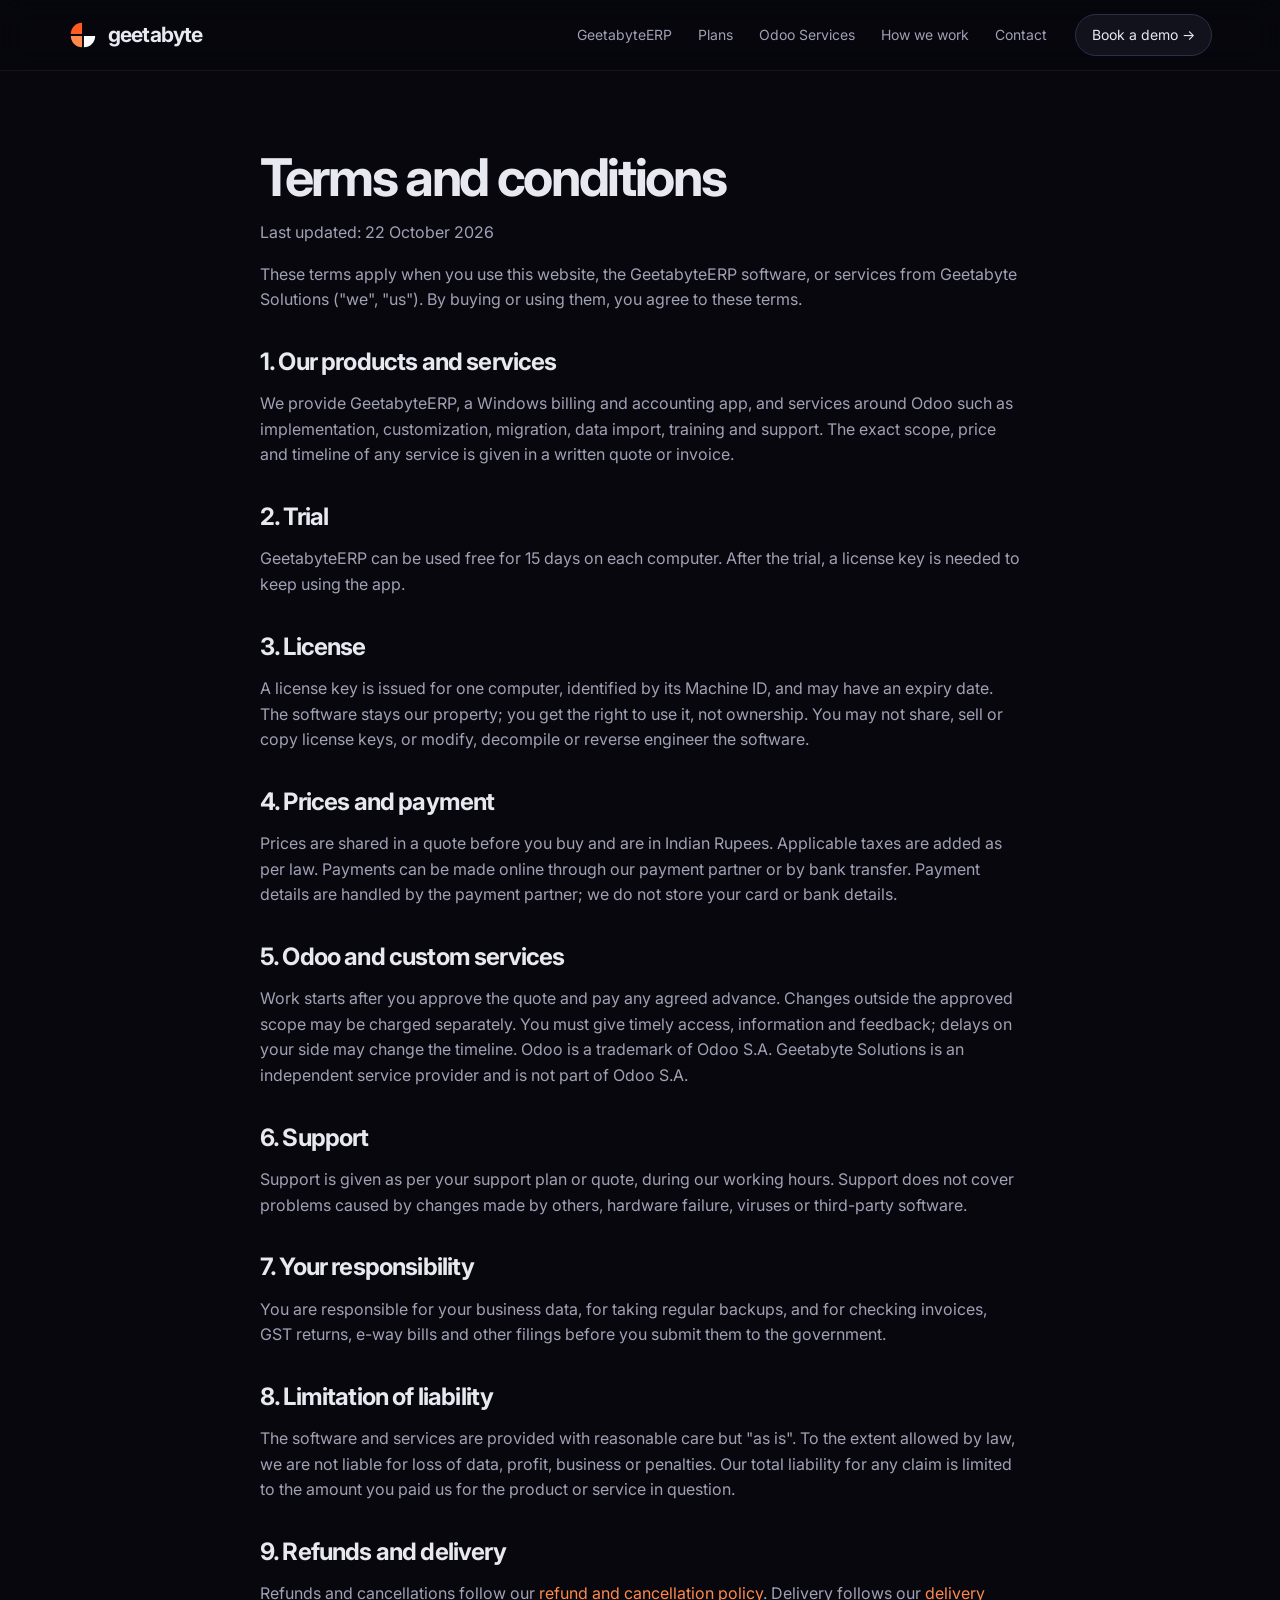
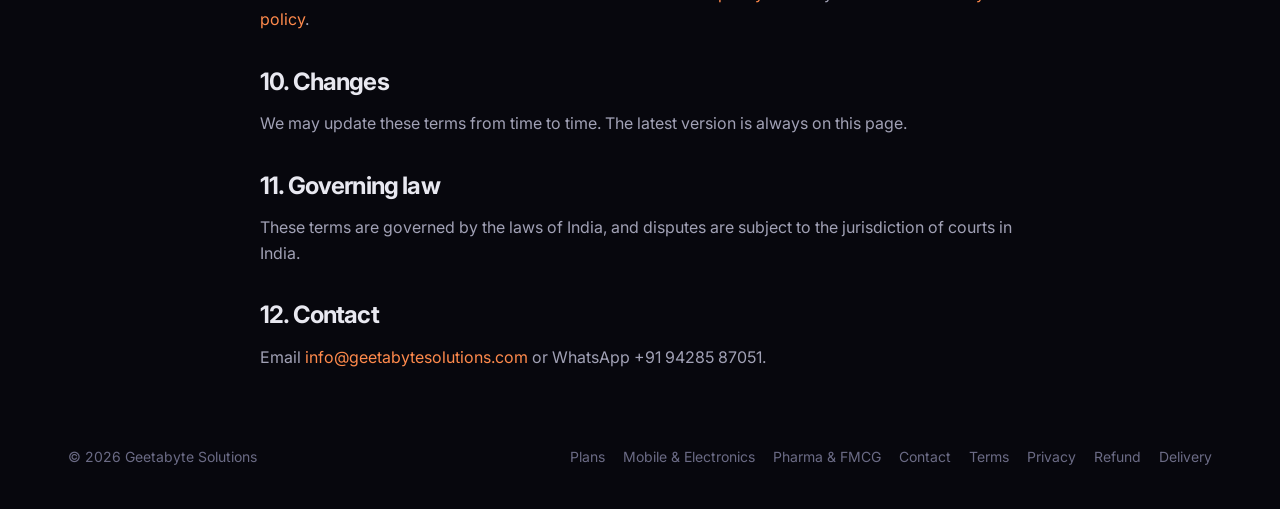
<file: terms.html>
<!doctype html>
<html lang="en">
<head>
<meta charset="utf-8">
<meta name="viewport" content="width=device-width, initial-scale=1">
<title>Terms and conditions – Geetabyte Solutions</title>
<link rel="icon" href="/favicon.svg" type="image/svg+xml"><link rel="apple-touch-icon" href="/apple-touch-icon.png">
<link href="https://fonts.googleapis.com/css2?family=Inter:wght@400;500;600;700;800&display=swap" rel="stylesheet">
<link rel="stylesheet" href="/styles.css?v=3">
</head>
<body>
<header><div class="w"><nav><a class="logo" href="/"><svg viewBox="0 0 64 64" aria-hidden="true"><path d="M30 30H6A24 24 0 0 1 30 6Z" fill="#FF5A1F"/><path d="M30 34V58A24 24 0 0 1 6 34Z" fill="#FF8A4C"/><path d="M34 34H58A24 24 0 0 1 34 58Z" fill="#fff"/></svg>geetabyte</a><div class="links"><a href="/#erp">GeetabyteERP</a><a href="/plans">Plans</a><a href="/odoo">Odoo Services</a><a href="/#how">How we work</a><a href="/contact">Contact</a></div><a class="pill" href="/contact">Book a demo →</a></nav></div></header>
<main>
<div class="w"><div class="prose">
<h1>Terms and conditions</h1>
<p>Last updated: 22 October 2026</p>
<p>These terms apply when you use this website, the GeetabyteERP software, or services from Geetabyte Solutions ("we", "us"). By buying or using them, you agree to these terms.</p>
<h2>1. Our products and services</h2>
<p>We provide GeetabyteERP, a Windows billing and accounting app, and services around Odoo such as implementation, customization, migration, data import, training and support. The exact scope, price and timeline of any service is given in a written quote or invoice.</p>
<h2>2. Trial</h2>
<p>GeetabyteERP can be used free for 15 days on each computer. After the trial, a license key is needed to keep using the app.</p>
<h2>3. License</h2>
<p>A license key is issued for one computer, identified by its Machine ID, and may have an expiry date. The software stays our property; you get the right to use it, not ownership. You may not share, sell or copy license keys, or modify, decompile or reverse engineer the software.</p>
<h2>4. Prices and payment</h2>
<p>Prices are shared in a quote before you buy and are in Indian Rupees. Applicable taxes are added as per law. Payments can be made online through our payment partner or by bank transfer. Payment details are handled by the payment partner; we do not store your card or bank details.</p>
<h2>5. Odoo and custom services</h2>
<p>Work starts after you approve the quote and pay any agreed advance. Changes outside the approved scope may be charged separately. You must give timely access, information and feedback; delays on your side may change the timeline. Odoo is a trademark of Odoo S.A. Geetabyte Solutions is an independent service provider and is not part of Odoo S.A.</p>
<h2>6. Support</h2>
<p>Support is given as per your support plan or quote, during our working hours. Support does not cover problems caused by changes made by others, hardware failure, viruses or third-party software.</p>
<h2>7. Your responsibility</h2>
<p>You are responsible for your business data, for taking regular backups, and for checking invoices, GST returns, e-way bills and other filings before you submit them to the government.</p>
<h2>8. Limitation of liability</h2>
<p>The software and services are provided with reasonable care but "as is". To the extent allowed by law, we are not liable for loss of data, profit, business or penalties. Our total liability for any claim is limited to the amount you paid us for the product or service in question.</p>
<h2>9. Refunds and delivery</h2>
<p>Refunds and cancellations follow our <a href="/refund">refund and cancellation policy</a>. Delivery follows our <a href="/delivery">delivery policy</a>.</p>
<h2>10. Changes</h2>
<p>We may update these terms from time to time. The latest version is always on this page.</p>
<h2>11. Governing law</h2>
<p>These terms are governed by the laws of India, and disputes are subject to the jurisdiction of courts in India.</p>
<h2>12. Contact</h2>
<p>Email <a href="mailto:info@geetabytesolutions.com">info@geetabytesolutions.com</a> or WhatsApp +91 94285 87051.</p>
</div></div>
</main>
<div class="w"><footer><span>© 2026 Geetabyte Solutions</span><span><a href="/plans">Plans</a><a href="/mobile-electronics">Mobile &amp; Electronics</a><a href="/pharma-fmcg">Pharma &amp; FMCG</a><a href="/contact">Contact</a><a href="/terms">Terms</a><a href="/privacy">Privacy</a><a href="/refund">Refund</a><a href="/delivery">Delivery</a></span></footer></div>
</body>
</html>
</file>
<file: styles.css>
*{box-sizing:border-box}html{scroll-behavior:smooth}
body{margin:0;background:#07070d;color:#e8e8f0;font-family:Inter,'Segoe UI',sans-serif;line-height:1.6}
img{max-width:100%;height:auto;display:block}a{color:inherit;text-decoration:none}
.w{max-width:1200px;margin:0 auto;padding:0 28px}
header{position:sticky;top:0;z-index:20;background:rgba(7,7,13,.7);-webkit-backdrop-filter:blur(14px);backdrop-filter:blur(14px);border-bottom:1px solid rgba(255,255,255,.06)}
nav{display:flex;align-items:center;gap:28px;height:70px}
.logo{font-weight:700;font-size:21px;letter-spacing:-.04em;display:flex;gap:10px;align-items:center}.logo svg{width:30px;height:30px}
nav .links{display:flex;gap:26px;margin-left:auto}nav .links a{color:#a1a1b5;font-size:14px}nav .links a:hover,nav .links a[aria-current="page"]{color:#fff}
.pill{border:1px solid #2e2e48;background:#12121c;padding:9px 16px;border-radius:99px;font-size:14px;white-space:nowrap}
.hero{position:relative;text-align:center;padding:90px 0 0;overflow:hidden}
.glow{position:absolute;left:0;right:0;top:-180px;height:760px;background:radial-gradient(600px 320px at 30% 40%,rgba(255,90,31,.38),transparent 70%),radial-gradient(520px 300px at 70% 35%,rgba(255,170,110,.2),transparent 70%);pointer-events:none}
.badge{position:relative;display:inline-flex;gap:8px;align-items:center;border:1px solid #2e2e48;background:rgba(255,255,255,.04);padding:6px 14px;border-radius:99px;font-size:13px;color:#FFD3BF}
.badge b{background:#FF5A1F;color:#fff;border-radius:99px;padding:1px 8px;font-weight:600}
h1{position:relative;font-size:clamp(40px,7vw,78px);line-height:1.02;letter-spacing:-.045em;margin:26px auto 22px;max-width:920px;font-weight:700}
.grad{background:linear-gradient(90deg,#FF8A4C,#FFC9A8);-webkit-background-clip:text;background-clip:text;color:transparent}
.lead{position:relative;color:#a1a1b5;font-size:19px;max-width:640px;margin:0 auto 34px}
.cta{position:relative;display:flex;gap:12px;justify-content:center;flex-wrap:wrap}
.b1{background:#fff;color:#07070d;padding:14px 24px;border-radius:12px;font-weight:600}
.b2{border:1px solid #2e2e48;padding:14px 24px;border-radius:12px;background:rgba(255,255,255,.03)}
.b2:hover{background:rgba(255,255,255,.08)}
.frame{position:relative;margin:64px auto 0;max-width:1080px;border-radius:18px;padding:8px;background:linear-gradient(180deg,rgba(255,255,255,.16),rgba(255,255,255,.02));box-shadow:0 40px 140px rgba(255,90,31,.28)}
.frame img{border-radius:12px}
.strip{display:flex;gap:40px;justify-content:center;flex-wrap:wrap;color:#6b6b85;font-weight:600;padding:56px 0 0;font-size:15px}
section{padding:110px 0 0}
.k{font-size:13px;color:#FF8A4C;font-weight:600;letter-spacing:.1em;text-transform:uppercase}
h2{font-size:clamp(30px,4.4vw,46px);letter-spacing:-.035em;line-height:1.1;margin:12px 0 14px}
.sub{color:#8f8fa6;font-size:18px;max-width:620px;margin:0}
.center{text-align:center}.center .sub{margin:0 auto}
.cards{display:grid;grid-template-columns:repeat(3,minmax(0,1fr));gap:16px;margin-top:48px}
.card{border:1px solid #1f1f30;background:linear-gradient(180deg,#11111b,#0b0b13);border-radius:20px;padding:28px;transition:transform .3s,border-color .3s}
.card:hover{transform:translateY(-4px);border-color:#5a3524}
.ic{width:44px;height:44px;border-radius:12px;background:rgba(255,90,31,.14);border:1px solid rgba(255,90,31,.42);display:grid;place-items:center;color:#FFB088;font-weight:700;margin-bottom:18px}
.card h3{margin:0 0 8px;font-size:19px}.card p{margin:0;color:#8f8fa6;font-size:15px}
.split{display:grid;grid-template-columns:minmax(0,1fr) minmax(0,1.2fr);gap:56px;align-items:center}
.list{list-style:none;padding:0;margin:26px 0 0;display:grid;gap:14px}
.list li{display:flex;gap:12px;color:#c4c4d6}.list li:before{content:"";flex:none;width:20px;height:20px;margin-top:3px;border-radius:6px;background:linear-gradient(135deg,#FF5A1F,#FFC9A8)}
.shot{border-radius:16px;padding:6px;background:rgba(255,255,255,.08);border:1px solid rgba(255,255,255,.08)}.shot img{border-radius:11px}
.duo{display:grid;grid-template-columns:repeat(2,minmax(0,1fr));gap:18px;margin-top:44px}
.duo figure{margin:0}.duo figcaption{margin-top:12px;color:#8f8fa6;font-size:15px}.duo b{color:#fff}
.odoo{display:grid;grid-template-columns:repeat(3,minmax(0,1fr));gap:1px;background:#1f1f30;border:1px solid #1f1f30;border-radius:22px;overflow:hidden;margin-top:48px}
.odoo div{background:#0b0b13;padding:28px}.odoo h3{margin:0 0 6px;font-size:17px}.odoo p{margin:0;color:#8f8fa6;font-size:14px}
.more{margin-top:28px}
.steps{display:grid;grid-template-columns:repeat(4,minmax(0,1fr));gap:16px;margin-top:48px}
.steps div{border-top:2px solid #2a2a40;padding-top:20px}.steps span{color:#FF8A4C;font-weight:700;font-size:14px}.steps h3{margin:6px 0;font-size:18px}.steps p{margin:0;color:#8f8fa6;font-size:15px}
.why{display:grid;grid-template-columns:repeat(4,minmax(0,1fr));gap:16px;margin-top:48px}
.why div{border-radius:18px;padding:24px;background:#0f0f19;border:1px solid #1f1f30}.why b{display:block;font-size:26px;letter-spacing:-.03em}.why span{color:#8f8fa6;font-size:14px}
.final{margin:120px 0 0;border-radius:28px;padding:64px 40px;text-align:center;background:radial-gradient(500px 240px at 50% 0,rgba(255,90,31,.42),transparent 70%),#0f0f19;border:1px solid #26263d}
.final .sub{margin:0 auto 30px}
footer{padding:60px 0 40px;color:#6b6b85;font-size:14px;display:flex;justify-content:space-between;flex-wrap:wrap;gap:16px}
footer a{margin-left:18px}footer a:hover{color:#fff}
.prose{max-width:760px;margin:0 auto;padding:80px 0 0}
.prose h1{font-size:clamp(34px,5vw,52px);margin:0 0 10px}
.prose h2{font-size:24px;margin:36px 0 8px}
.prose p{color:#a1a1b5}.prose a{color:#FF8A4C}
.contact{display:grid;grid-template-columns:minmax(0,1fr) minmax(0,1.4fr);gap:20px;align-items:start}
.ways{display:grid;gap:14px}.ways .card{display:block}.ways .ic{margin-bottom:12px}
.form{display:grid;gap:16px}.form h3{margin:0 0 4px;font-size:20px}
.form label{display:grid;gap:6px;font-size:14px;color:#a1a1b5;font-weight:500}
.form input,.form select,.form textarea{font:inherit;color:#e8e8f0;background:#07070d;border:1px solid #26263d;border-radius:12px;padding:12px 14px;outline:none}
.form input:focus,.form select:focus,.form textarea:focus{border-color:#FF5A1F}
.form .two{display:grid;grid-template-columns:1fr 1fr;gap:14px}
.form button{border:0;font:inherit;font-weight:600;cursor:pointer;justify-self:start}.form button:disabled{opacity:.6}
.hp{position:absolute;left:-9999px}.err{color:#ff8a7a;margin:0;min-height:1em;font-size:14px}.fine{margin:0;color:#6b6b85;font-size:13px}.fine a{color:#FF8A4C}
.thanks{text-align:center}
.frame video,.shot video{display:block;width:100%;height:auto;border-radius:12px}.shot video{border-radius:11px}
.tabs{display:flex;gap:8px;justify-content:center;flex-wrap:wrap;margin-top:40px}
.tabs button{font:inherit;font-size:14px;font-weight:600;color:#a1a1b5;background:rgba(255,255,255,.03);border:1px solid #2e2e48;border-radius:99px;padding:9px 18px;cursor:pointer}
.tabs button:hover{color:#fff}.tabs button.on{background:#FF5A1F;border-color:#FF5A1F;color:#fff}
.board{margin-top:26px;text-align:left}.pane{display:none}.pane.on{display:block;animation:fade .5s}
.pane p{color:#a1a1b5;max-width:760px;margin:18px auto 0;text-align:center}.pane b{color:#fff}
@keyframes fade{from{opacity:0;transform:translateY(8px)}to{opacity:1;transform:none}}
.hooks{display:grid;grid-template-columns:repeat(3,minmax(0,1fr));gap:16px;margin-top:48px;text-align:left}
.hook{border:1px solid #1f1f30;background:linear-gradient(180deg,#11111b,#0b0b13);border-radius:20px;padding:26px}
.hook span{display:grid;place-items:center;width:40px;height:40px;border-radius:12px;background:rgba(255,90,31,.14);border:1px solid rgba(255,90,31,.42);color:#FFB088;font-weight:700;margin-bottom:16px}
.hook h3{margin:0 0 8px;font-size:18px}.hook p{margin:0;color:#8f8fa6;font-size:15px}
.mail{display:flex;gap:18px;align-items:flex-start;margin-top:18px;border:1px solid #26263d;border-radius:20px;padding:26px;background:radial-gradient(420px 160px at 0 0,rgba(255,90,31,.22),transparent 70%),#0f0f19}
.mail .ic{flex:none;margin:0}.mail h3{margin:0 0 6px;font-size:19px}.mail p{margin:0;color:#a1a1b5}
.gallery{display:grid;grid-template-columns:repeat(2,minmax(0,1fr));gap:18px;margin-top:44px;text-align:left}
.gallery figure{margin:0}.gallery figcaption{margin-top:12px;color:#8f8fa6;font-size:15px}.gallery b{color:#fff}
@media(max-width:860px){.hooks,.gallery{grid-template-columns:minmax(0,1fr)}.mail{flex-direction:column}}
.ticks{position:relative;display:flex;gap:10px 22px;justify-content:center;flex-wrap:wrap;margin-top:22px;color:#c4c4d6;font-size:14px}
.ticks span:before{content:"✓";color:#FF8A4C;font-weight:700;margin-right:7px}
.tapnote{display:none;margin-top:8px;color:#8f8fa6;font-size:13px;text-align:center}
.zoomv{cursor:zoom-in}
.cta.left{justify-content:flex-start;margin-top:26px}
.stack{display:grid;gap:16px}
.split.rev{grid-template-columns:minmax(0,1.2fr) minmax(0,1fr)}
.plans{display:grid;grid-template-columns:repeat(2,minmax(0,1fr));gap:18px}
.plan{position:relative;border:1px solid #26263d;background:linear-gradient(180deg,#11111b,#0b0b13);border-radius:22px;padding:30px}
.plan.pro{border-color:#FF5A1F;background:radial-gradient(420px 180px at 50% 0,rgba(255,90,31,.2),transparent 70%),#0f0f19}
.plan h3{margin:0;font-size:26px;letter-spacing:-.02em}.plan .for{margin:4px 0 18px;color:#8f8fa6}
.plan .price{font-size:30px;font-weight:700;letter-spacing:-.03em}.plan .note{margin:4px 0 0;color:#8f8fa6;font-size:14px}
.plan .list li{font-size:15px}.plan b{color:#fff}
.tag{position:absolute;top:18px;right:18px;background:#FF5A1F;color:#fff;border-radius:99px;padding:3px 12px;font-size:12px;font-weight:600}
.center-text{text-align:center;margin:26px auto 0}
.faq-wrap{max-width:860px}
.faq{margin-top:28px;display:grid;gap:10px}
.faq details{border:1px solid #1f1f30;background:#0f0f19;border-radius:14px;padding:16px 20px}
.faq summary{cursor:pointer;font-weight:600;list-style:none}.faq summary::-webkit-details-marker{display:none}
.faq summary:after{content:"+";float:right;color:#FF8A4C;font-weight:700}.faq details[open] summary:after{content:"−"}
.faq p{margin:10px 0 0;color:#a1a1b5}
@media(max-width:860px){.plans,.split.rev{grid-template-columns:minmax(0,1fr)}.split.rev>.shot{order:2}.plan{padding:24px}}
@media(max-width:640px){.zoomv{aspect-ratio:1/1;height:auto;object-fit:cover;object-position:left top}.tapnote{display:block}}
.r{opacity:0;transform:translateY(24px);transition:opacity .8s,transform .8s}.r.in{opacity:1;transform:none}
@media(max-width:860px){nav{flex-wrap:wrap;height:auto;gap:10px;padding:12px 0}.pill{margin-left:auto}nav .links{order:3;width:100%;margin-left:0;gap:20px;overflow-x:auto;white-space:nowrap}.cards,.odoo,.split,.duo,.steps,.why,.contact,.form .two{grid-template-columns:minmax(0,1fr)}.split{gap:30px}.final{padding:44px 22px}.hero{padding-top:60px}}
</file>
